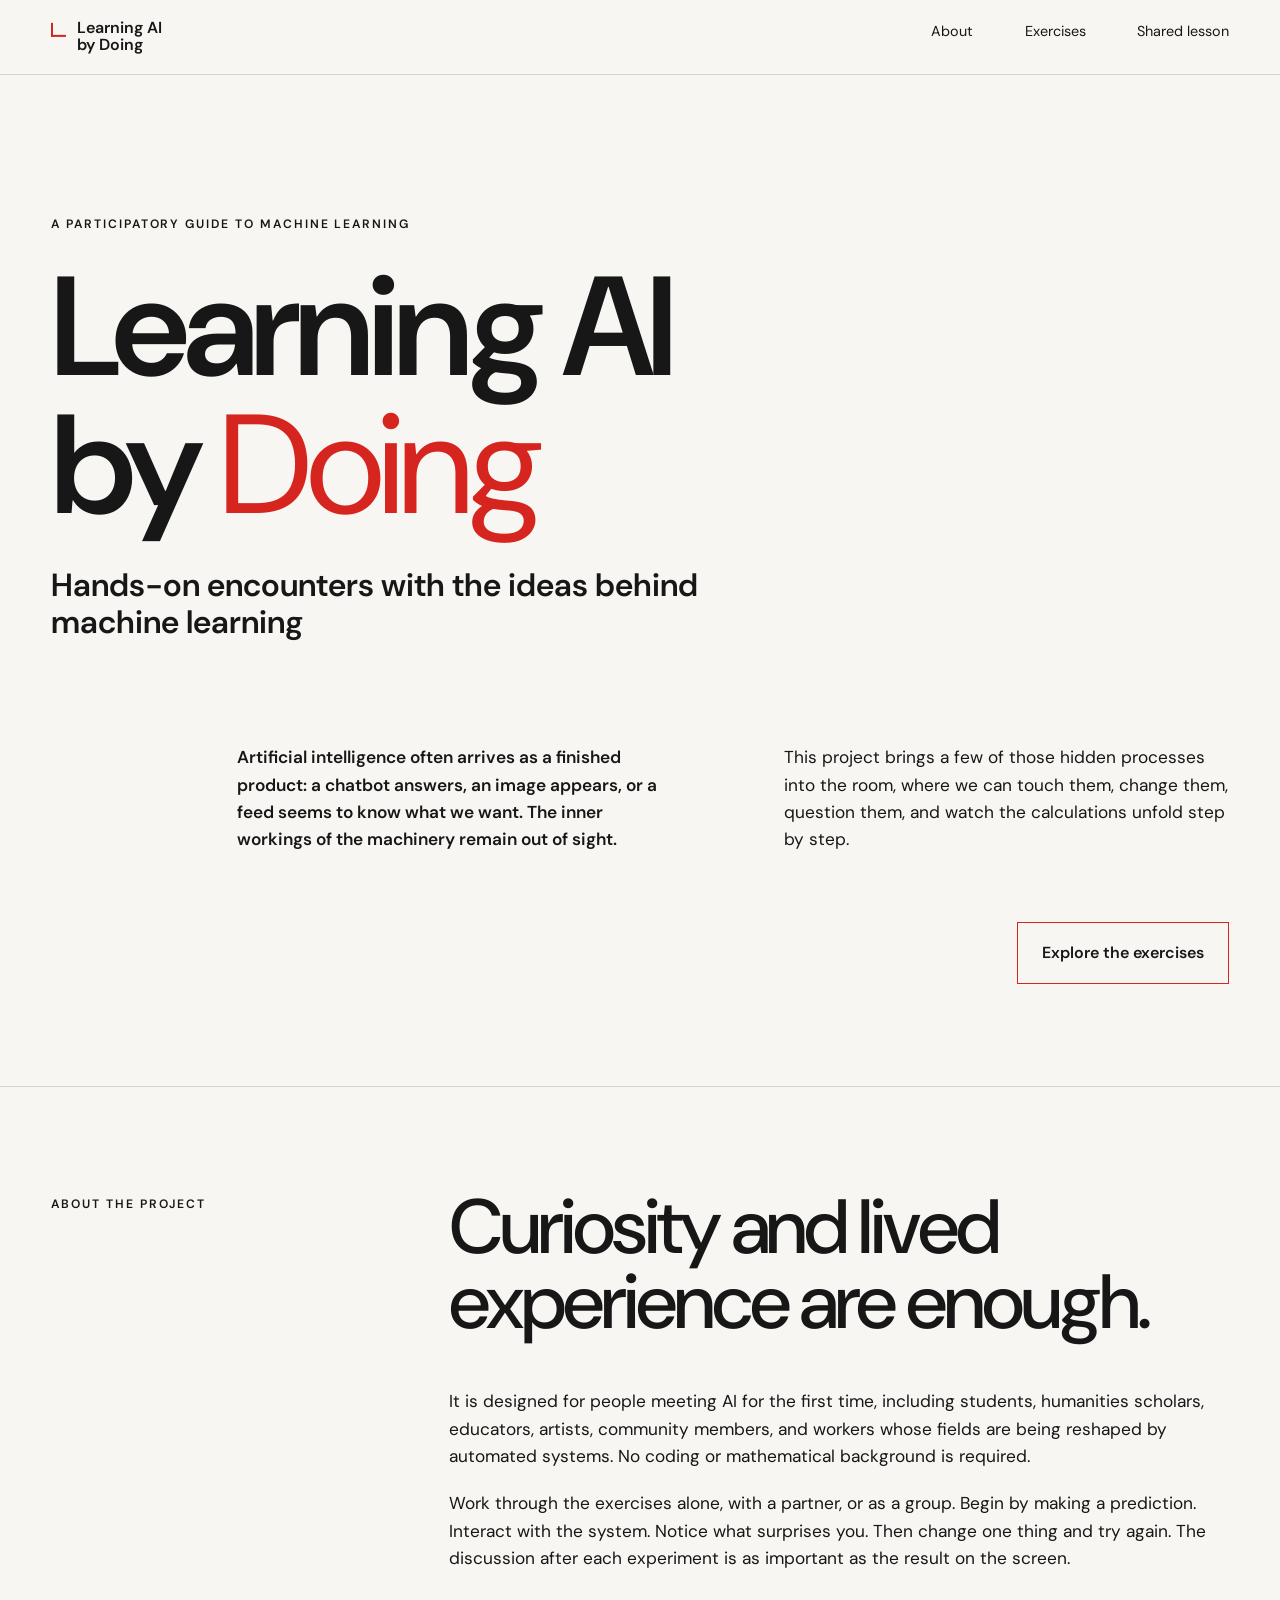
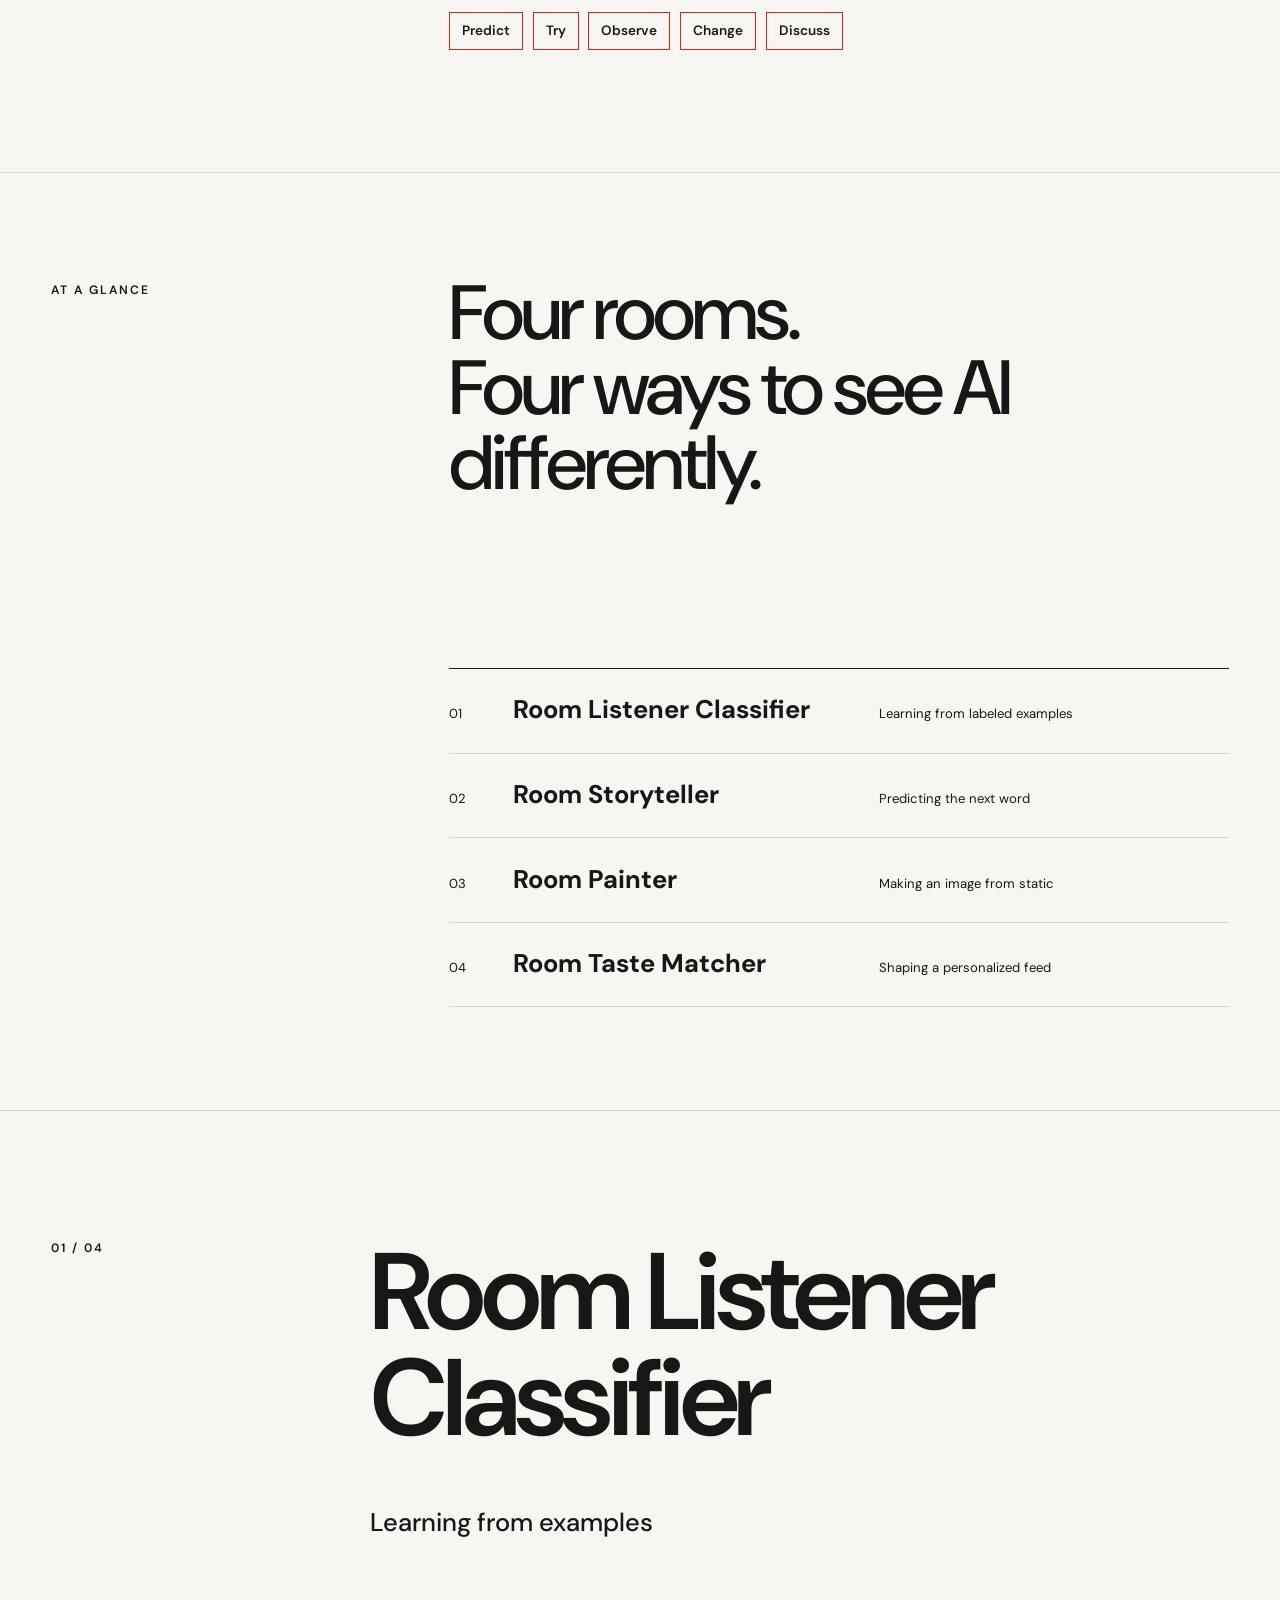
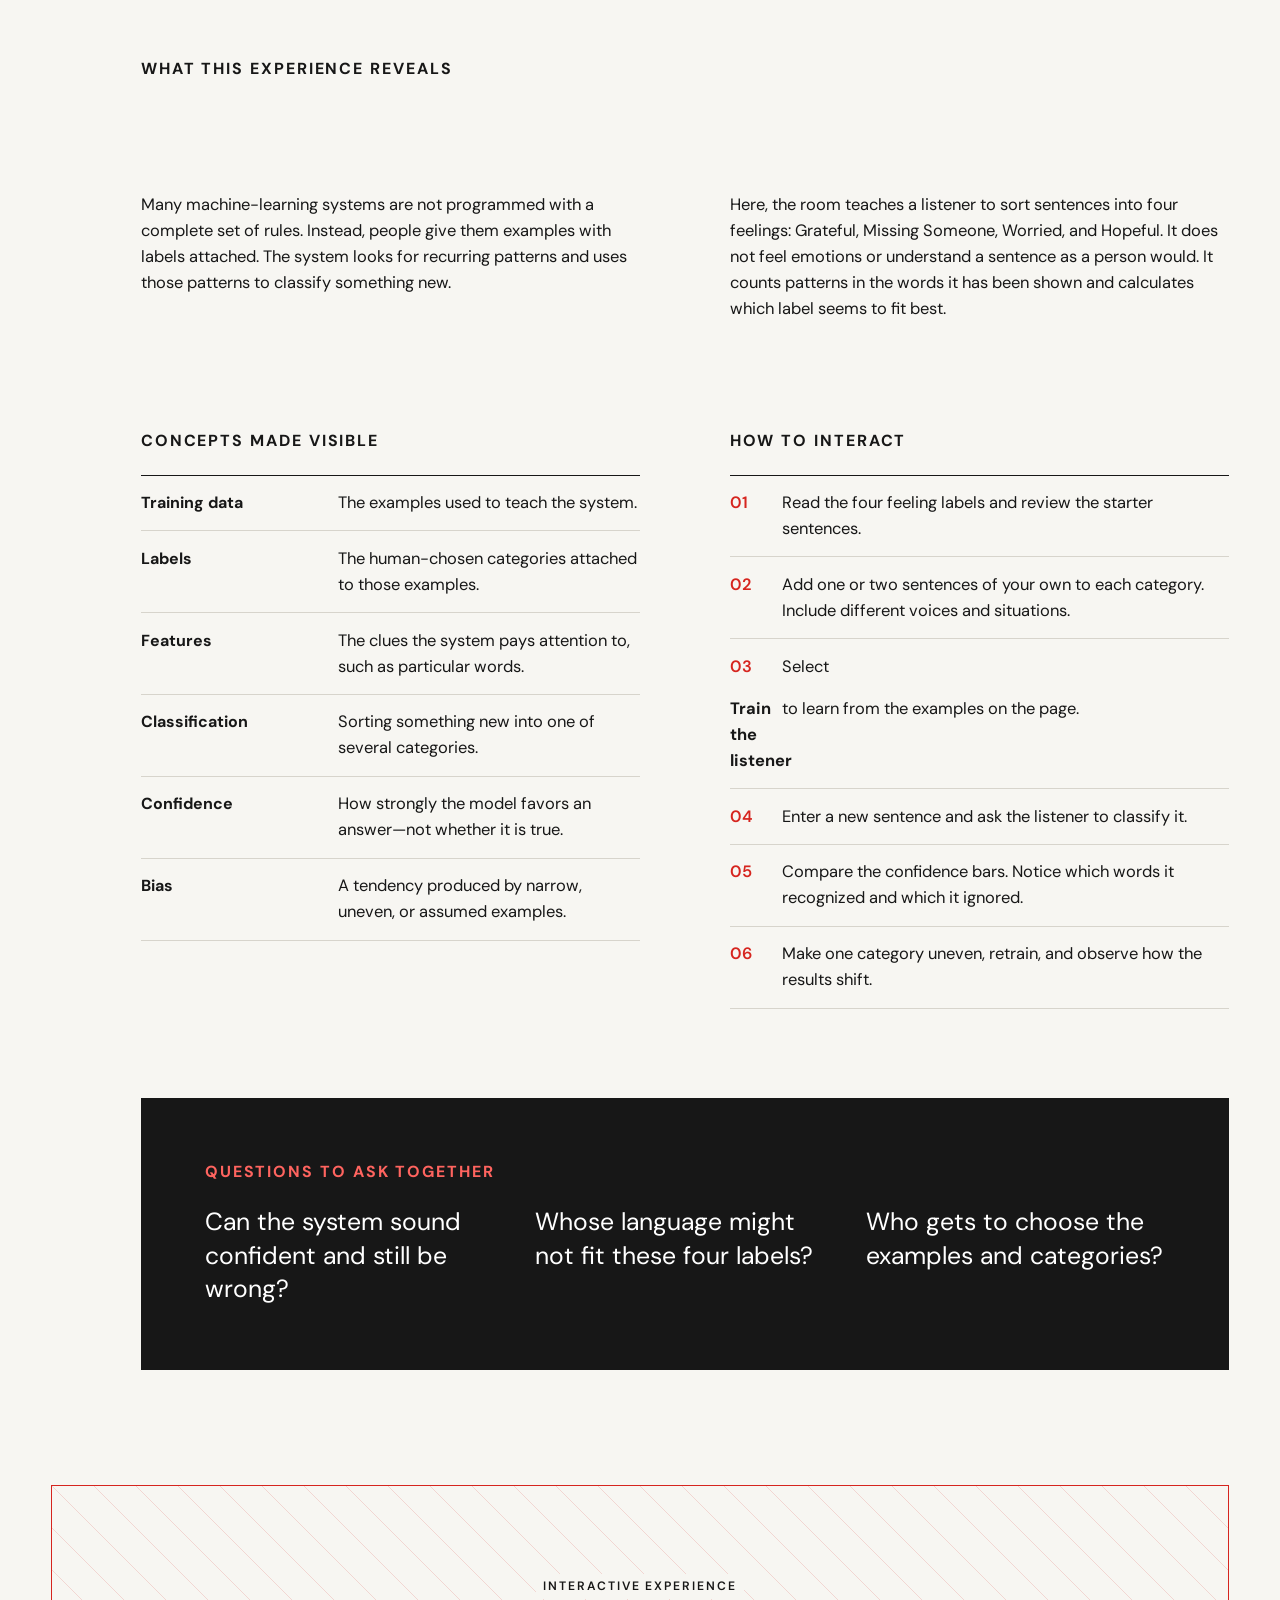
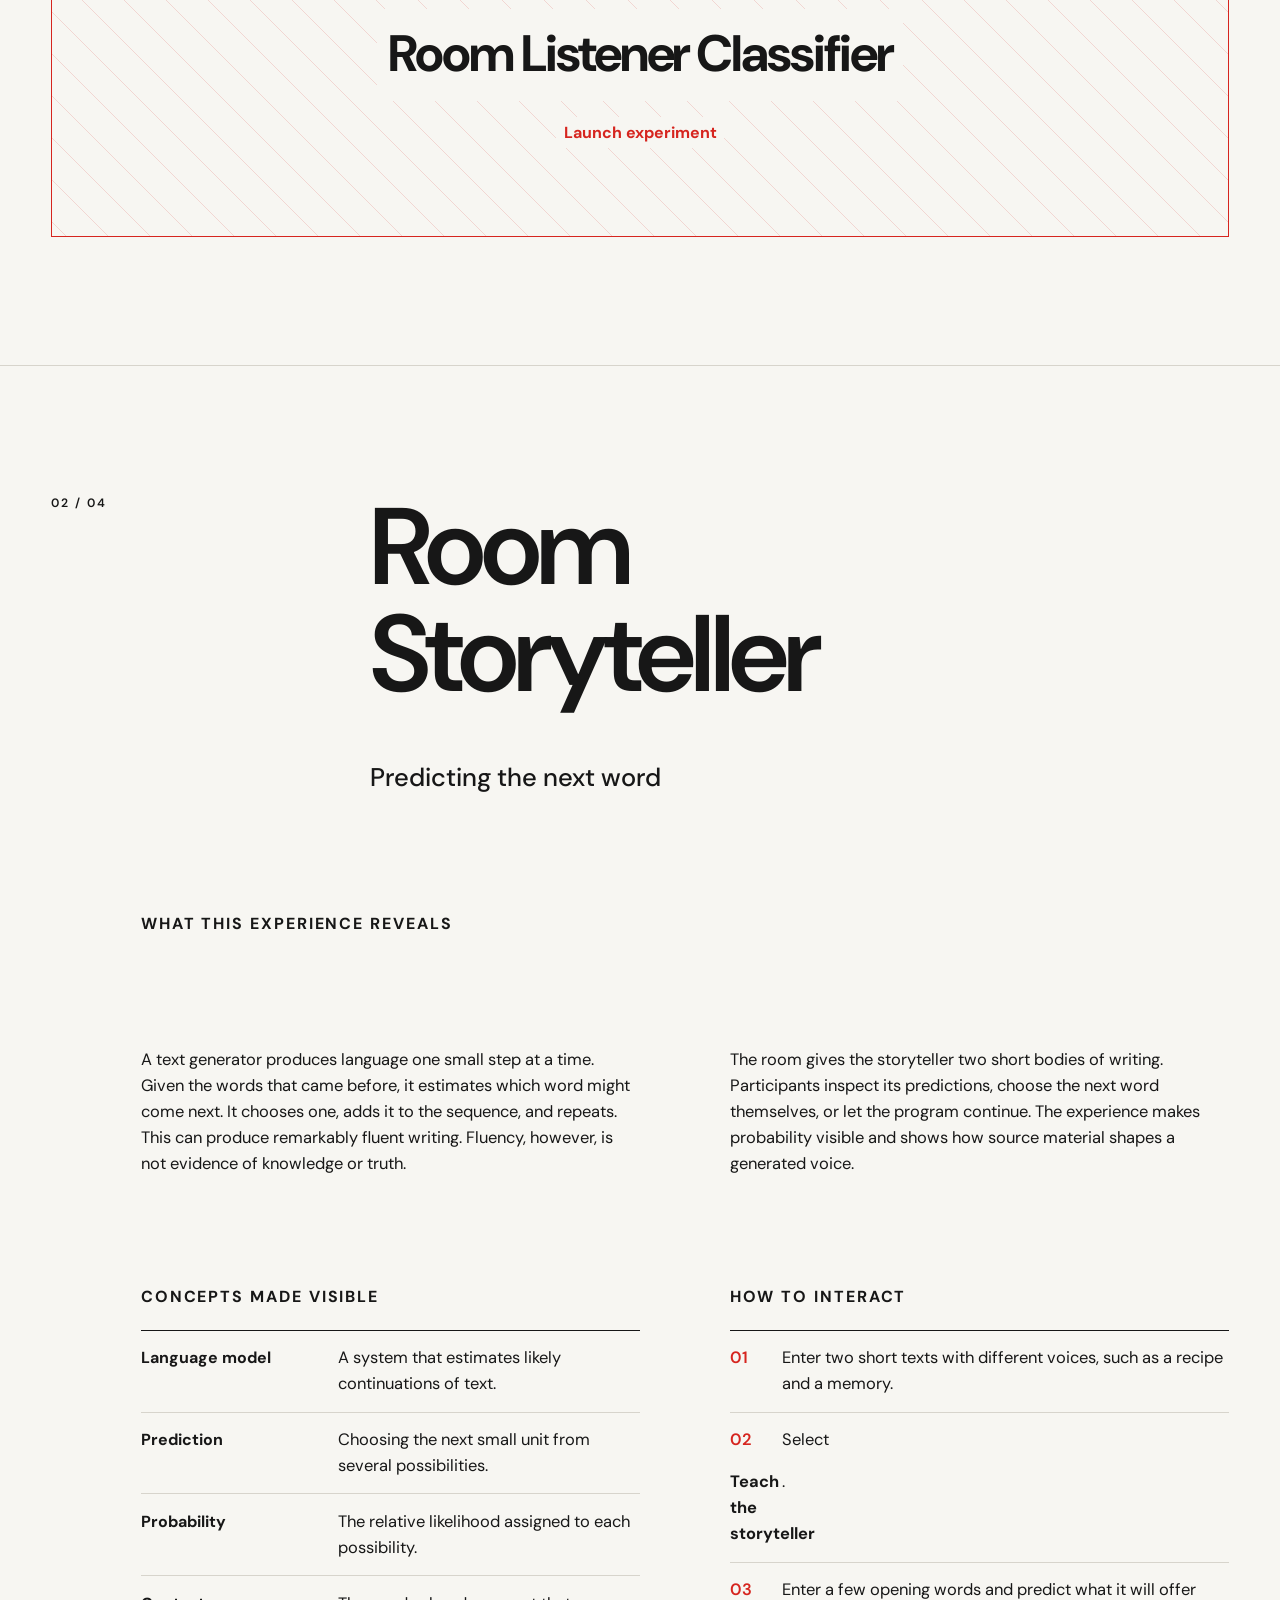
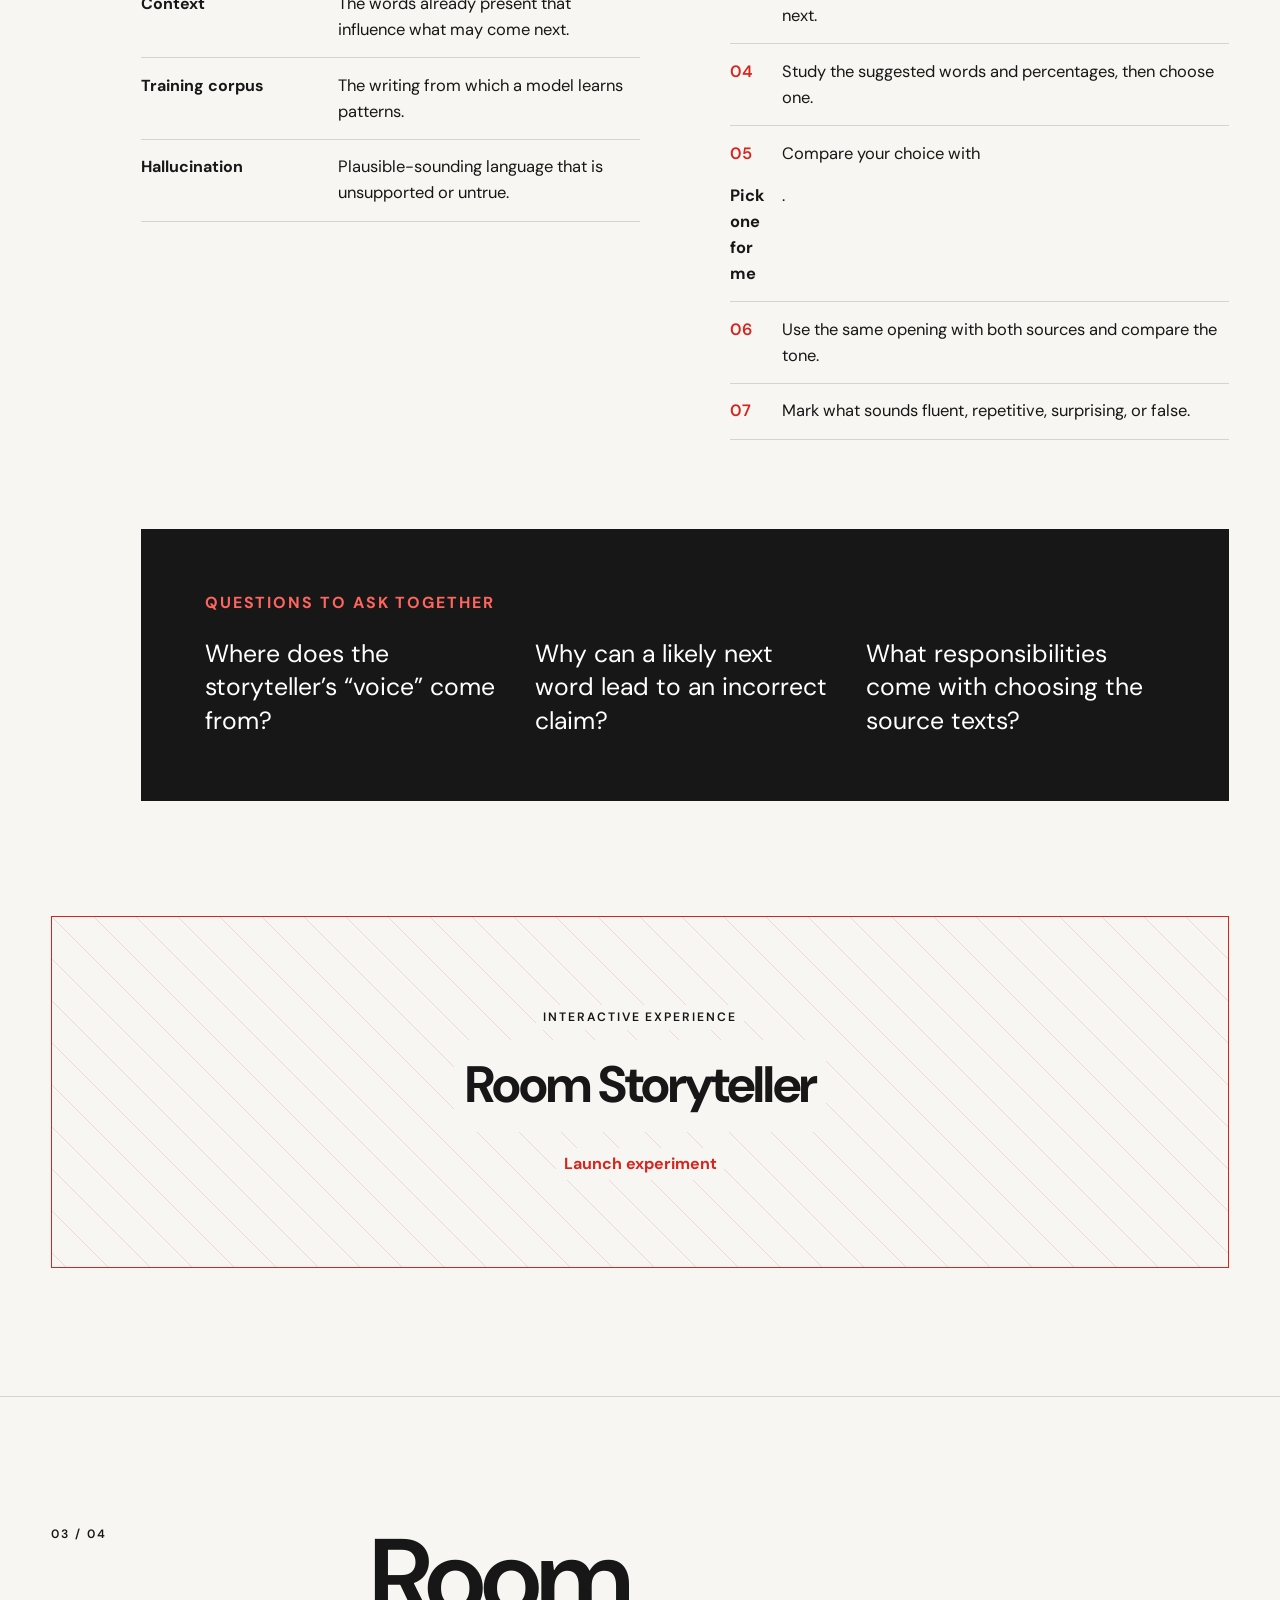
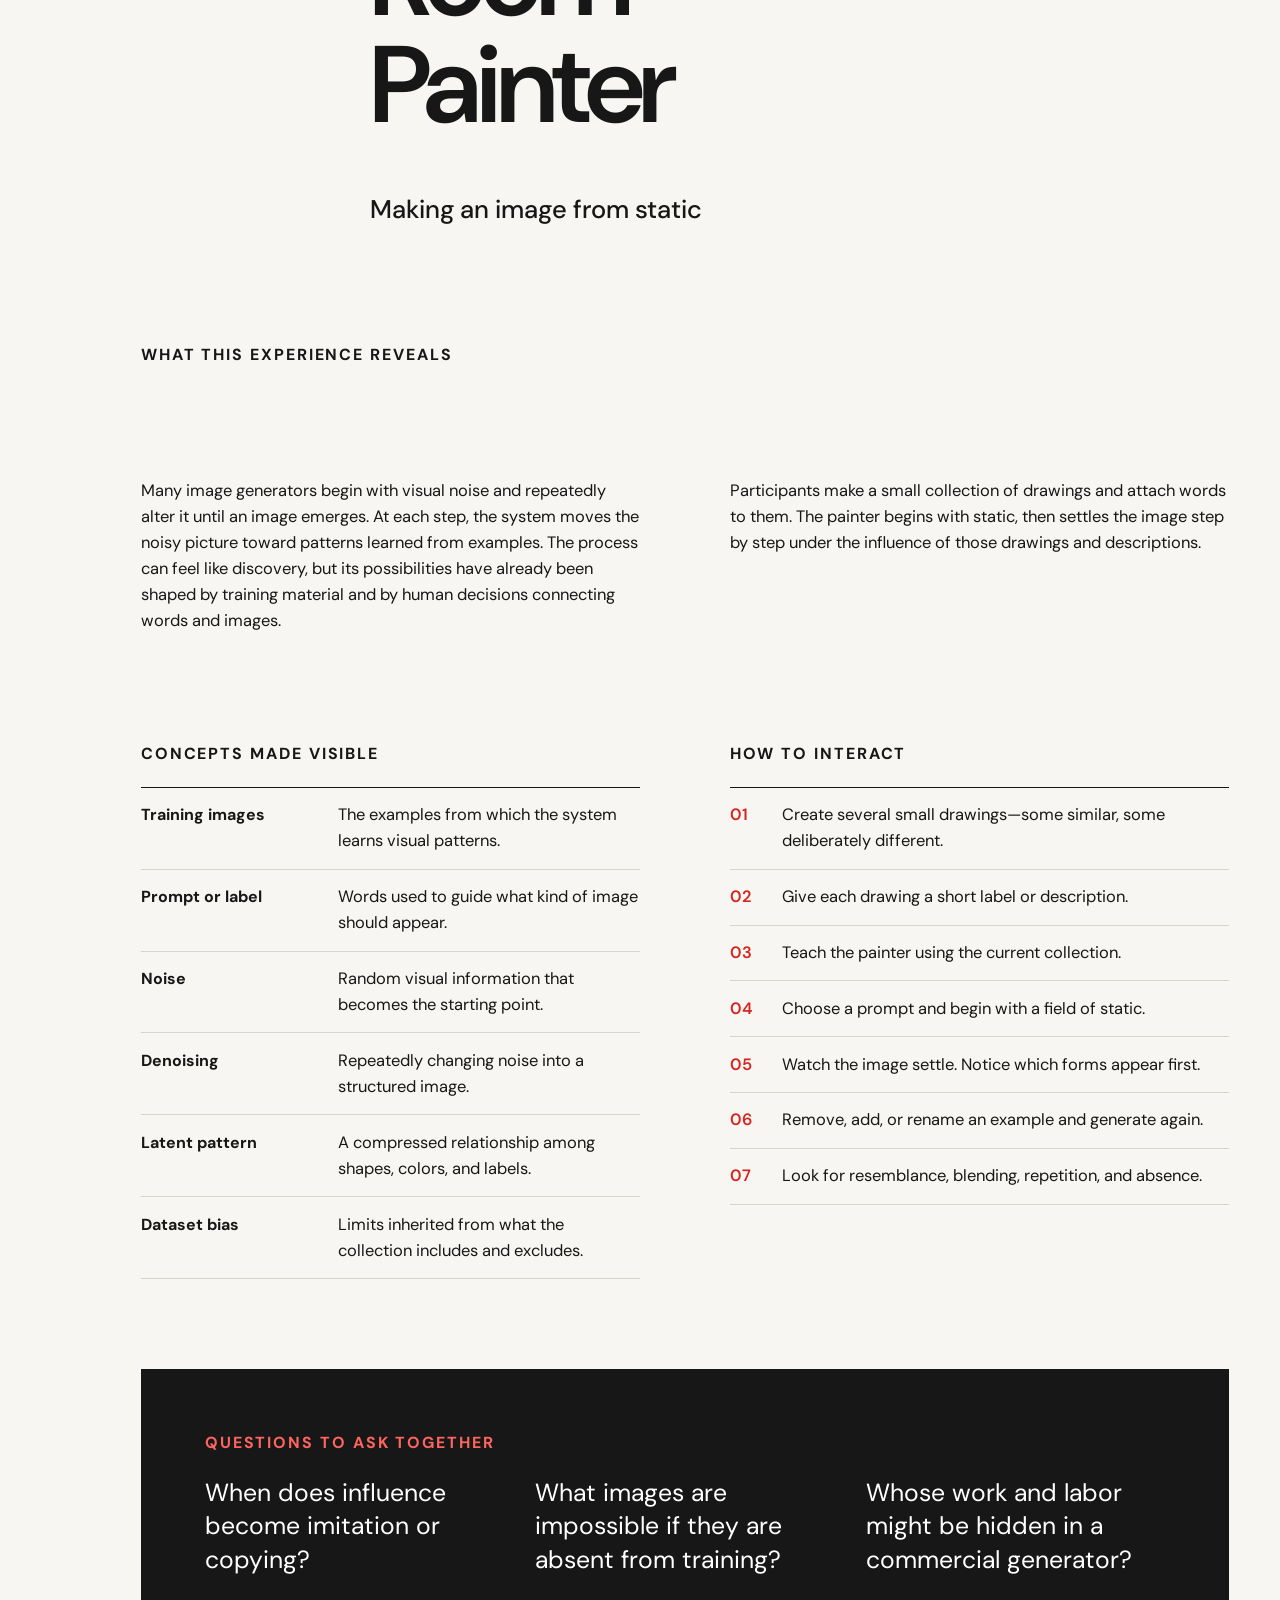
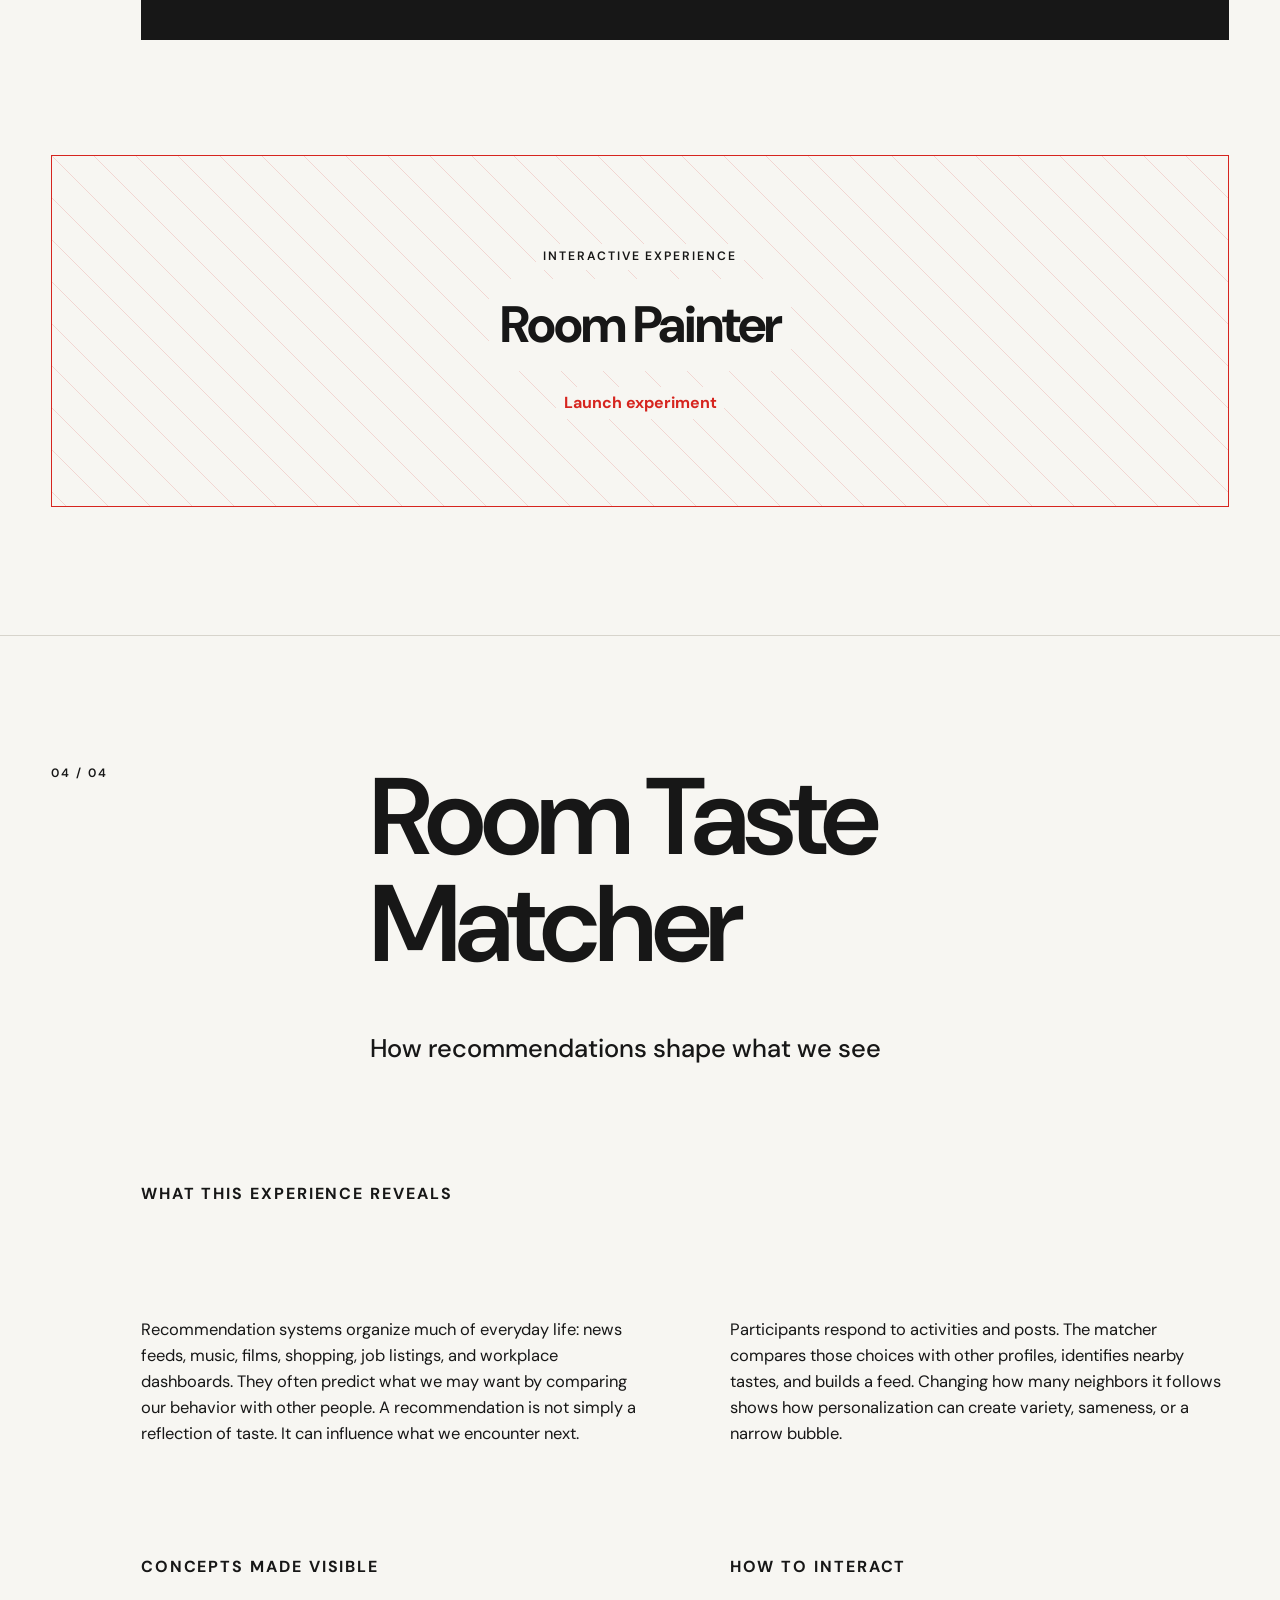
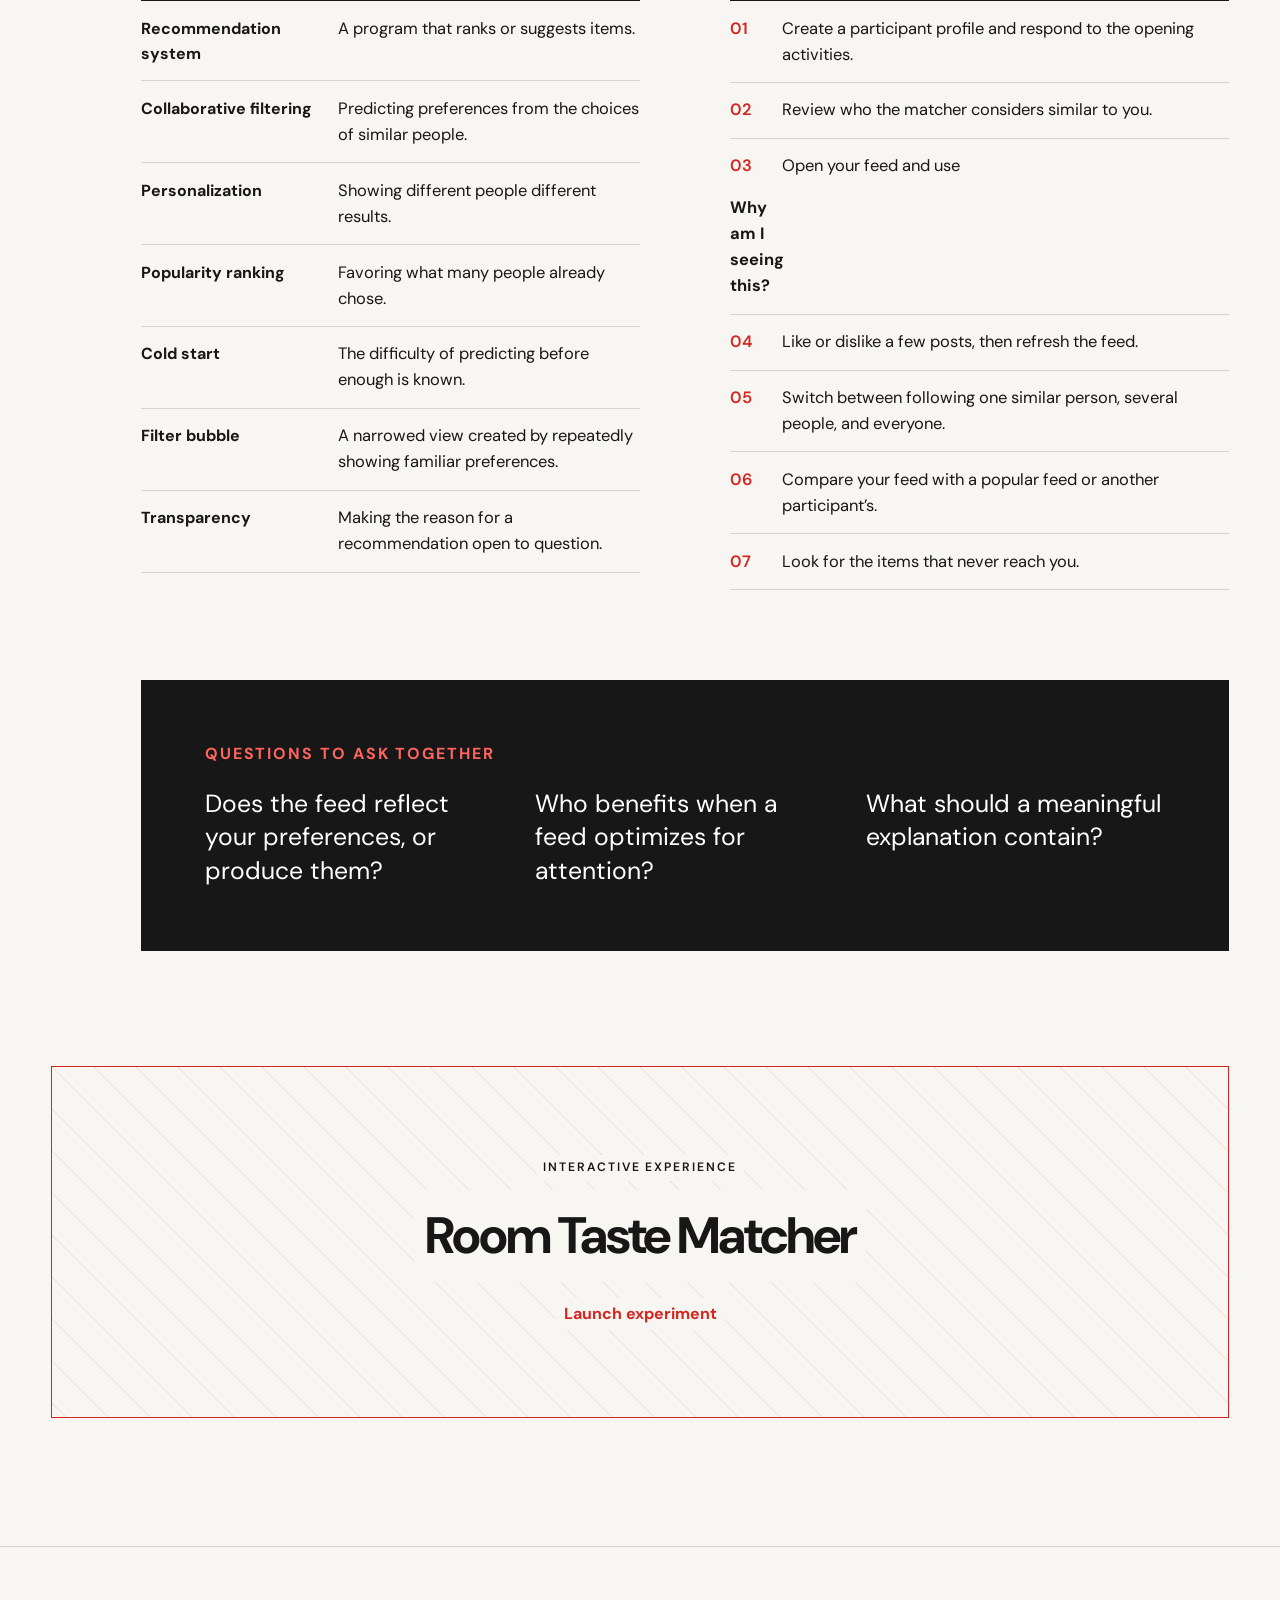
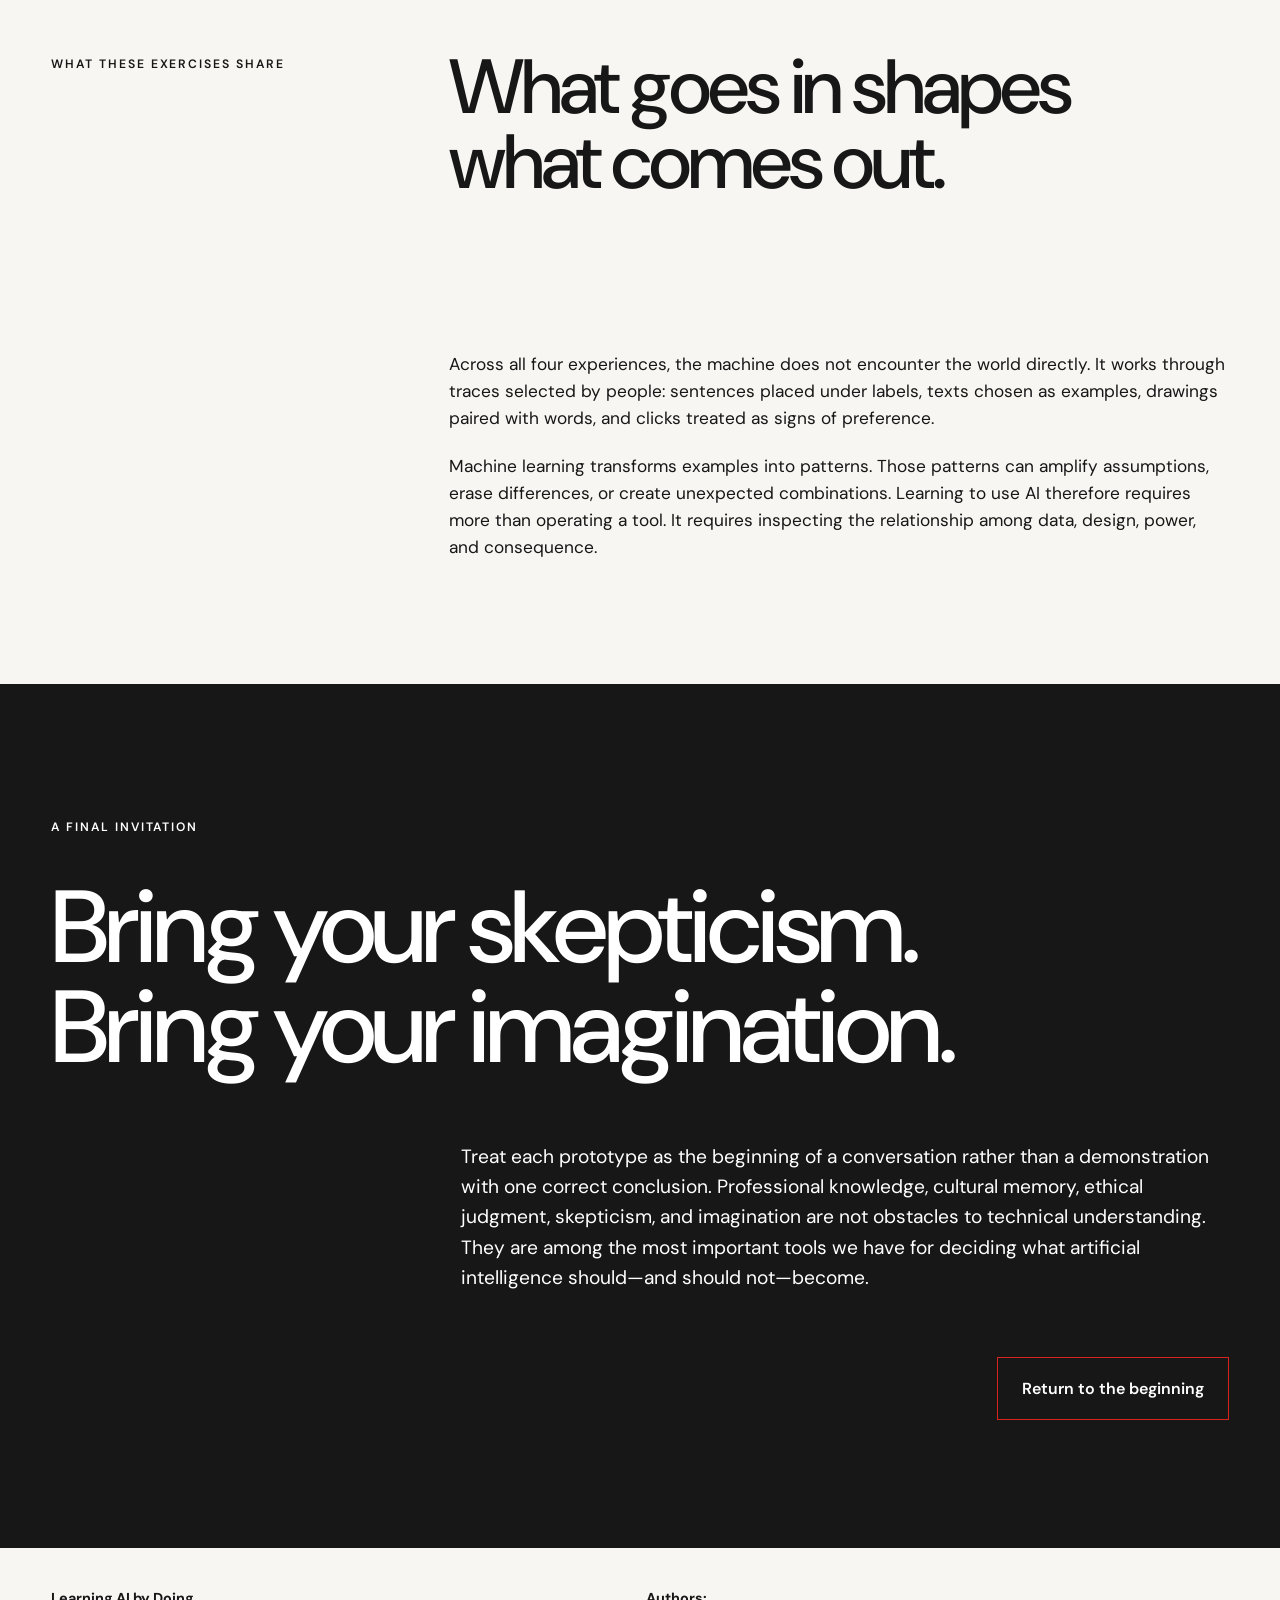
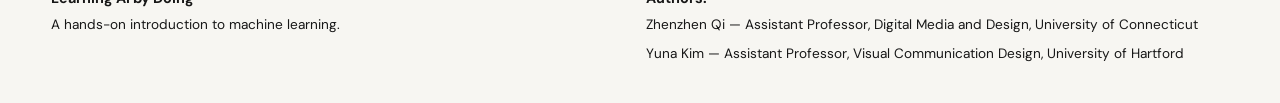
<file: index.html>
<!doctype html>
<html lang="en">
<head>
  <meta charset="utf-8">
  <meta name="viewport" content="width=device-width, initial-scale=1">
  <meta name="description" content="Four hands-on encounters with the ideas behind machine learning.">
  <meta name="theme-color" content="#f7f6f2">
  <title>Learning AI by Doing</title>
  <link rel="preconnect" href="https://fonts.googleapis.com">
  <link rel="preconnect" href="https://fonts.gstatic.com" crossorigin>
  <link href="https://fonts.googleapis.com/css2?family=DM+Sans:wght@400;500;600;700&display=swap" rel="stylesheet">
  <link rel="stylesheet" href="styles.css">
</head>
<body>
  <a class="skip-link" href="#main">Skip to content</a>

  <header class="site-header">
    <a class="wordmark" href="#top" aria-label="Learning AI by Doing, home">
      <span class="wordmark-mark" aria-hidden="true"></span>
      <span>Learning AI<br>by Doing</span>
    </a>
    <nav class="desktop-nav" aria-label="Primary navigation">
      <a href="#about">About</a>
      <a href="#exercises">Exercises</a>
      <a href="#shared-lesson">Shared lesson</a>
    </nav>
    <button class="menu-button" type="button" aria-expanded="false" aria-controls="mobile-nav">Menu</button>
    <nav class="mobile-nav" id="mobile-nav" aria-label="Mobile navigation" hidden>
      <a href="#about">About</a>
      <a href="#exercises">Exercises</a>
      <a href="#shared-lesson">Shared lesson</a>
    </nav>
  </header>

  <main id="main">
    <section class="hero" id="top" aria-labelledby="page-title">
      <div class="hero-kicker">A participatory guide to machine learning</div>
      <h1 id="page-title">Learning AI<br>by <em>Doing</em></h1>
      <p class="hero-subtitle">Hands-on encounters with the ideas behind machine learning</p>
      <div class="hero-grid">
        <p class="hero-intro">Artificial intelligence often arrives as a finished product: a chatbot answers, an image appears, or a feed seems to know what we want. The inner workings of the machinery remain out of sight.</p>
        <p>This project brings a few of those hidden processes into the room, where we can touch them, change them, question them, and watch the calculations unfold step by step.</p>
      </div>
      <a class="outline-link" href="#exercises">Explore the exercises</a>
    </section>

    <section class="intro-section" id="about" aria-labelledby="about-title">
      <div class="section-label">About the project</div>
      <div class="intro-copy">
        <h2 id="about-title">Curiosity and lived experience are enough.</h2>
        <p>It is designed for people meeting AI for the first time, including students, humanities scholars, educators, artists, community members, and workers whose fields are being reshaped by automated systems. No coding or mathematical background is required.</p>
        <p>Work through the exercises alone, with a partner, or as a group. Begin by making a prediction. Interact with the system. Notice what surprises you. Then change one thing and try again. The discussion after each experiment is as important as the result on the screen.</p>
        <p class="rhythm"><span>Predict</span><span>Try</span><span>Observe</span><span>Change</span><span>Discuss</span></p>
      </div>
    </section>

    <section class="overview" id="exercises" aria-labelledby="overview-title">
      <div class="section-label">At a glance</div>
      <h2 id="overview-title">Four rooms.<br>Four ways to see AI differently.</h2>
      <ol class="exercise-index">
        <li><a href="#listener"><span>01</span><strong>Room Listener Classifier</strong><small>Learning from labeled examples</small></a></li>
        <li><a href="#storyteller"><span>02</span><strong>Room Storyteller</strong><small>Predicting the next word</small></a></li>
        <li><a href="#painter"><span>03</span><strong>Room Painter</strong><small>Making an image from static</small></a></li>
        <li><a href="#matcher"><span>04</span><strong>Room Taste Matcher</strong><small>Shaping a personalized feed</small></a></li>
      </ol>
    </section>

    <article class="exercise" id="listener">
      <header class="exercise-header">
        <div class="exercise-number">01 / 04</div>
        <h2>Room Listener<br>Classifier</h2>
        <p class="exercise-tagline">Learning from examples</p>
      </header>
      <div class="exercise-body">
        <section>
          <h3>What this experience reveals</h3>
          <p>Many machine-learning systems are not programmed with a complete set of rules. Instead, people give them examples with labels attached. The system looks for recurring patterns and uses those patterns to classify something new.</p>
          <p>Here, the room teaches a listener to sort sentences into four feelings: Grateful, Missing Someone, Worried, and Hopeful. It does not feel emotions or understand a sentence as a person would. It counts patterns in the words it has been shown and calculates which label seems to fit best.</p>
        </section>
        <section class="concepts">
          <h3>Concepts made visible</h3>
          <dl>
            <div><dt>Training data</dt><dd>The examples used to teach the system.</dd></div>
            <div><dt>Labels</dt><dd>The human-chosen categories attached to those examples.</dd></div>
            <div><dt>Features</dt><dd>The clues the system pays attention to, such as particular words.</dd></div>
            <div><dt>Classification</dt><dd>Sorting something new into one of several categories.</dd></div>
            <div><dt>Confidence</dt><dd>How strongly the model favors an answer—not whether it is true.</dd></div>
            <div><dt>Bias</dt><dd>A tendency produced by narrow, uneven, or assumed examples.</dd></div>
          </dl>
        </section>
        <section class="instructions">
          <h3>How to interact</h3>
          <ol>
            <li>Read the four feeling labels and review the starter sentences.</li>
            <li>Add one or two sentences of your own to each category. Include different voices and situations.</li>
            <li>Select <strong>Train the listener</strong> to learn from the examples on the page.</li>
            <li>Enter a new sentence and ask the listener to classify it.</li>
            <li>Compare the confidence bars. Notice which words it recognized and which it ignored.</li>
            <li>Make one category uneven, retrain, and observe how the results shift.</li>
          </ol>
        </section>
        <aside class="questions">
          <h3>Questions to ask together</h3>
          <ul>
            <li>Can the system sound confident and still be wrong?</li>
            <li>Whose language might not fit these four labels?</li>
            <li>Who gets to choose the examples and categories?</li>
          </ul>
        </aside>
      </div>
      <button class="embed-slot" type="button" data-experience="listener" data-src="experiments/room-listener-classifier.html" aria-expanded="false" aria-controls="listener-experiment">
        <span>Interactive experience</span>
        <strong>Room Listener Classifier</strong>
        <span class="launch-message">Launch experiment</span>
      </button>
      <div class="experiment-frame" id="listener-experiment" hidden></div>
    </article>

    <article class="exercise" id="storyteller">
      <header class="exercise-header">
        <div class="exercise-number">02 / 04</div>
        <h2>Room<br>Storyteller</h2>
        <p class="exercise-tagline">Predicting the next word</p>
      </header>
      <div class="exercise-body">
        <section>
          <h3>What this experience reveals</h3>
          <p>A text generator produces language one small step at a time. Given the words that came before, it estimates which word might come next. It chooses one, adds it to the sequence, and repeats. This can produce remarkably fluent writing. Fluency, however, is not evidence of knowledge or truth.</p>
          <p>The room gives the storyteller two short bodies of writing. Participants inspect its predictions, choose the next word themselves, or let the program continue. The experience makes probability visible and shows how source material shapes a generated voice.</p>
        </section>
        <section class="concepts">
          <h3>Concepts made visible</h3>
          <dl>
            <div><dt>Language model</dt><dd>A system that estimates likely continuations of text.</dd></div>
            <div><dt>Prediction</dt><dd>Choosing the next small unit from several possibilities.</dd></div>
            <div><dt>Probability</dt><dd>The relative likelihood assigned to each possibility.</dd></div>
            <div><dt>Context</dt><dd>The words already present that influence what may come next.</dd></div>
            <div><dt>Training corpus</dt><dd>The writing from which a model learns patterns.</dd></div>
            <div><dt>Hallucination</dt><dd>Plausible-sounding language that is unsupported or untrue.</dd></div>
          </dl>
        </section>
        <section class="instructions">
          <h3>How to interact</h3>
          <ol>
            <li>Enter two short texts with different voices, such as a recipe and a memory.</li>
            <li>Select <strong>Teach the storyteller</strong>.</li>
            <li>Enter a few opening words and predict what it will offer next.</li>
            <li>Study the suggested words and percentages, then choose one.</li>
            <li>Compare your choice with <strong>Pick one for me</strong>.</li>
            <li>Use the same opening with both sources and compare the tone.</li>
            <li>Mark what sounds fluent, repetitive, surprising, or false.</li>
          </ol>
        </section>
        <aside class="questions">
          <h3>Questions to ask together</h3>
          <ul>
            <li>Where does the storyteller’s “voice” come from?</li>
            <li>Why can a likely next word lead to an incorrect claim?</li>
            <li>What responsibilities come with choosing the source texts?</li>
          </ul>
        </aside>
      </div>
      <button class="embed-slot" type="button" data-experience="storyteller" data-src="experiments/room-storyteller.html" aria-expanded="false" aria-controls="storyteller-experiment">
        <span>Interactive experience</span>
        <strong>Room Storyteller</strong>
        <span class="launch-message">Launch experiment</span>
      </button>
      <div class="experiment-frame" id="storyteller-experiment" hidden></div>
    </article>

    <article class="exercise" id="painter">
      <header class="exercise-header">
        <div class="exercise-number">03 / 04</div>
        <h2>Room<br>Painter</h2>
        <p class="exercise-tagline">Making an image from static</p>
      </header>
      <div class="exercise-body">
        <section>
          <h3>What this experience reveals</h3>
          <p>Many image generators begin with visual noise and repeatedly alter it until an image emerges. At each step, the system moves the noisy picture toward patterns learned from examples. The process can feel like discovery, but its possibilities have already been shaped by training material and by human decisions connecting words and images.</p>
          <p>Participants make a small collection of drawings and attach words to them. The painter begins with static, then settles the image step by step under the influence of those drawings and descriptions.</p>
        </section>
        <section class="concepts">
          <h3>Concepts made visible</h3>
          <dl>
            <div><dt>Training images</dt><dd>The examples from which the system learns visual patterns.</dd></div>
            <div><dt>Prompt or label</dt><dd>Words used to guide what kind of image should appear.</dd></div>
            <div><dt>Noise</dt><dd>Random visual information that becomes the starting point.</dd></div>
            <div><dt>Denoising</dt><dd>Repeatedly changing noise into a structured image.</dd></div>
            <div><dt>Latent pattern</dt><dd>A compressed relationship among shapes, colors, and labels.</dd></div>
            <div><dt>Dataset bias</dt><dd>Limits inherited from what the collection includes and excludes.</dd></div>
          </dl>
        </section>
        <section class="instructions">
          <h3>How to interact</h3>
          <ol>
            <li>Create several small drawings—some similar, some deliberately different.</li>
            <li>Give each drawing a short label or description.</li>
            <li>Teach the painter using the current collection.</li>
            <li>Choose a prompt and begin with a field of static.</li>
            <li>Watch the image settle. Notice which forms appear first.</li>
            <li>Remove, add, or rename an example and generate again.</li>
            <li>Look for resemblance, blending, repetition, and absence.</li>
          </ol>
        </section>
        <aside class="questions">
          <h3>Questions to ask together</h3>
          <ul>
            <li>When does influence become imitation or copying?</li>
            <li>What images are impossible if they are absent from training?</li>
            <li>Whose work and labor might be hidden in a commercial generator?</li>
          </ul>
        </aside>
      </div>
      <button class="embed-slot" type="button" data-experience="painter" data-src="experiments/room-painter.html" aria-expanded="false" aria-controls="painter-experiment">
        <span>Interactive experience</span>
        <strong>Room Painter</strong>
        <span class="launch-message">Launch experiment</span>
      </button>
      <div class="experiment-frame" id="painter-experiment" hidden></div>
    </article>

    <article class="exercise" id="matcher">
      <header class="exercise-header">
        <div class="exercise-number">04 / 04</div>
        <h2>Room Taste<br>Matcher</h2>
        <p class="exercise-tagline">How recommendations shape what we see</p>
      </header>
      <div class="exercise-body">
        <section>
          <h3>What this experience reveals</h3>
          <p>Recommendation systems organize much of everyday life: news feeds, music, films, shopping, job listings, and workplace dashboards. They often predict what we may want by comparing our behavior with other people. A recommendation is not simply a reflection of taste. It can influence what we encounter next.</p>
          <p>Participants respond to activities and posts. The matcher compares those choices with other profiles, identifies nearby tastes, and builds a feed. Changing how many neighbors it follows shows how personalization can create variety, sameness, or a narrow bubble.</p>
        </section>
        <section class="concepts">
          <h3>Concepts made visible</h3>
          <dl>
            <div><dt>Recommendation system</dt><dd>A program that ranks or suggests items.</dd></div>
            <div><dt>Collaborative filtering</dt><dd>Predicting preferences from the choices of similar people.</dd></div>
            <div><dt>Personalization</dt><dd>Showing different people different results.</dd></div>
            <div><dt>Popularity ranking</dt><dd>Favoring what many people already chose.</dd></div>
            <div><dt>Cold start</dt><dd>The difficulty of predicting before enough is known.</dd></div>
            <div><dt>Filter bubble</dt><dd>A narrowed view created by repeatedly showing familiar preferences.</dd></div>
            <div><dt>Transparency</dt><dd>Making the reason for a recommendation open to question.</dd></div>
          </dl>
        </section>
        <section class="instructions">
          <h3>How to interact</h3>
          <ol>
            <li>Create a participant profile and respond to the opening activities.</li>
            <li>Review who the matcher considers similar to you.</li>
            <li>Open your feed and use <strong>Why am I seeing this?</strong></li>
            <li>Like or dislike a few posts, then refresh the feed.</li>
            <li>Switch between following one similar person, several people, and everyone.</li>
            <li>Compare your feed with a popular feed or another participant’s.</li>
            <li>Look for the items that never reach you.</li>
          </ol>
        </section>
        <aside class="questions">
          <h3>Questions to ask together</h3>
          <ul>
            <li>Does the feed reflect your preferences, or produce them?</li>
            <li>Who benefits when a feed optimizes for attention?</li>
            <li>What should a meaningful explanation contain?</li>
          </ul>
        </aside>
      </div>
      <button class="embed-slot" type="button" data-experience="matcher" data-src="experiments/room-taste-matcher.html" aria-expanded="false" aria-controls="matcher-experiment">
        <span>Interactive experience</span>
        <strong>Room Taste Matcher</strong>
        <span class="launch-message">Launch experiment</span>
      </button>
      <div class="experiment-frame" id="matcher-experiment" hidden></div>
    </article>

    <section class="shared-lesson" id="shared-lesson" aria-labelledby="shared-title">
      <div class="section-label">What these exercises share</div>
      <h2 id="shared-title">What goes in shapes what comes out.</h2>
      <div class="shared-copy">
        <p>Across all four experiences, the machine does not encounter the world directly. It works through traces selected by people: sentences placed under labels, texts chosen as examples, drawings paired with words, and clicks treated as signs of preference.</p>
        <p>Machine learning transforms examples into patterns. Those patterns can amplify assumptions, erase differences, or create unexpected combinations. Learning to use AI therefore requires more than operating a tool. It requires inspecting the relationship among data, design, power, and consequence.</p>
      </div>
    </section>

    <section class="invitation" aria-labelledby="invitation-title">
      <div class="section-label">A final invitation</div>
      <h2 id="invitation-title">Bring your skepticism.<br>Bring your imagination.</h2>
      <p>Treat each prototype as the beginning of a conversation rather than a demonstration with one correct conclusion. Professional knowledge, cultural memory, ethical judgment, skepticism, and imagination are not obstacles to technical understanding. They are among the most important tools we have for deciding what artificial intelligence should—and should not—become.</p>
      <a class="outline-link light" href="#top">Return to the beginning</a>
    </section>
  </main>

  <footer>
    <div class="footer-project">
      <strong>Learning AI by Doing</strong>
      <p>A hands-on introduction to machine learning.</p>
    </div>
    <div class="footer-authors">
      <strong>Authors:</strong>
      <p>Zhenzhen Qi — Assistant Professor, Digital Media and Design, University of Connecticut</p>
      <p>Yuna Kim — Assistant Professor, Visual Communication Design, University of Hartford</p>
    </div>
  </footer>

  <script src="script.js"></script>
</body>
</html>
</file>
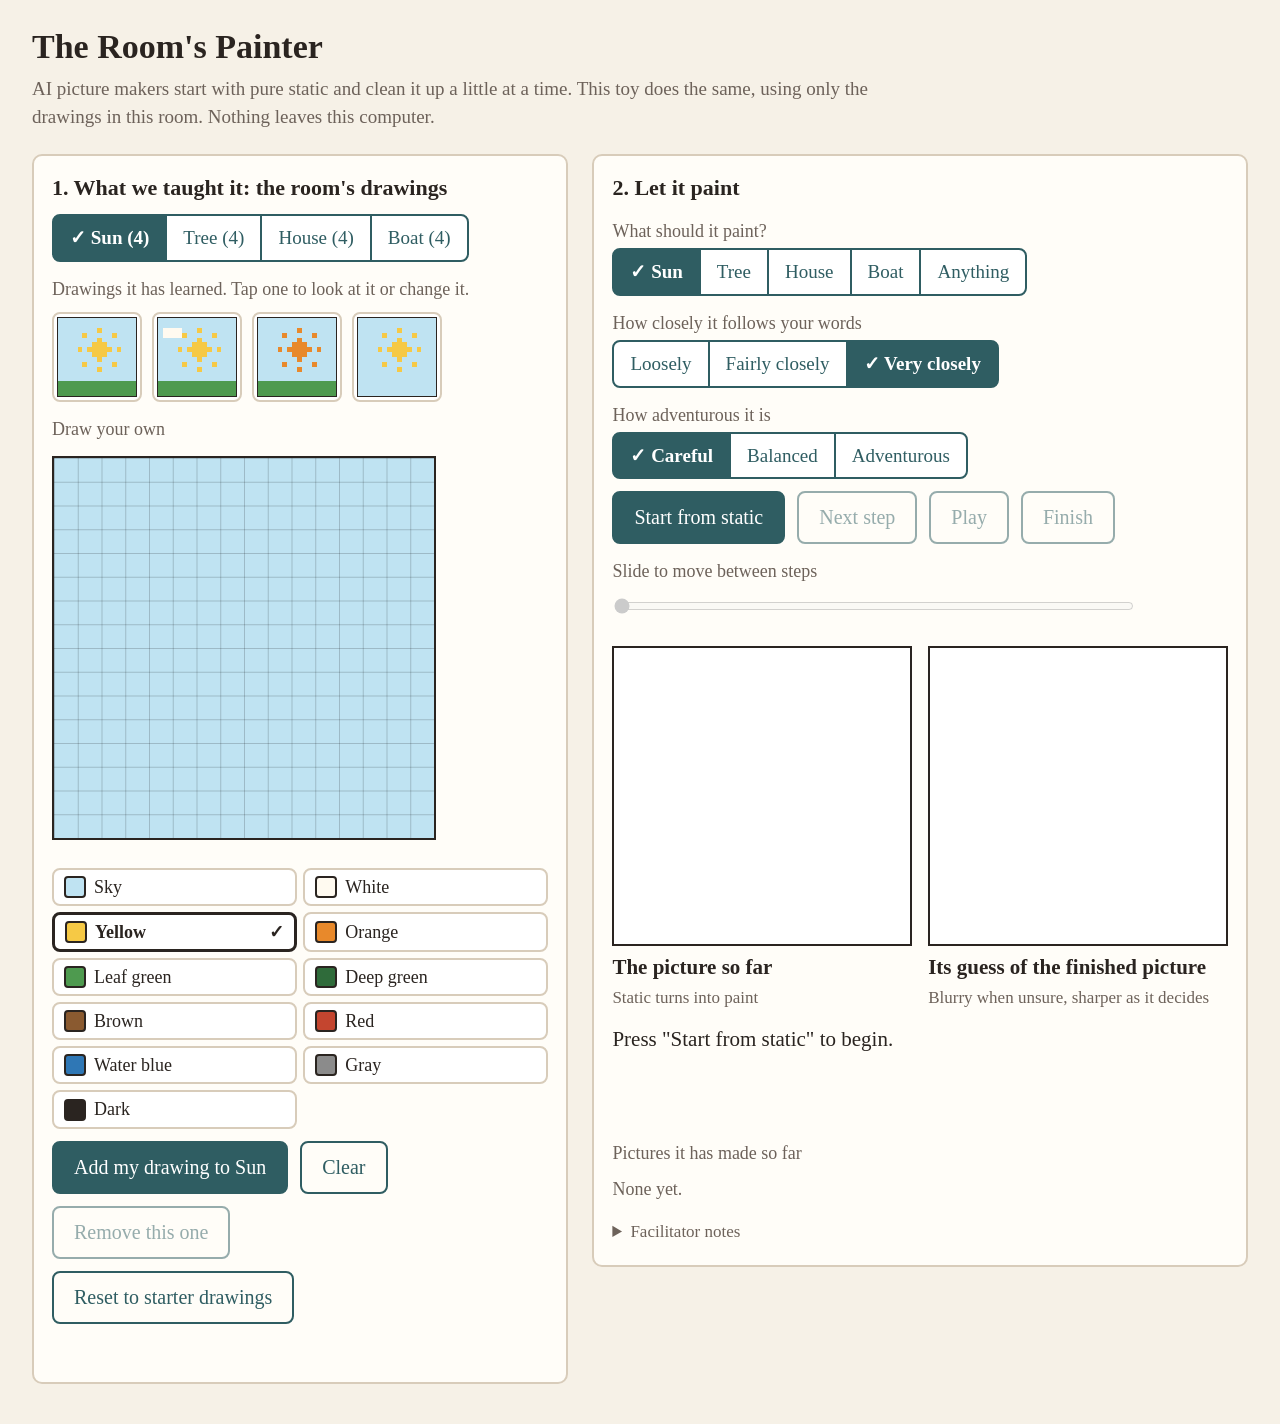
<file: experiments/room-painter.html>
<!doctype html>
<html lang="en">
<head>
<meta charset="utf-8">
<meta name="viewport" content="width=device-width, initial-scale=1">
<title>The Room's Painter</title>
<style>
  :root {
    --bg: #f6f1e7; --card: #fffdf8; --ink: #2a2420; --muted: #6d625a;
    --line: #d8ccba; --accent: #2f5d62; --accent-ink: #ffffff; --warn: #8c4a4a;
  }
  * { box-sizing: border-box; }
  body { margin: 0; background: var(--bg); color: var(--ink);
    font-family: Georgia, "Iowan Old Style", "Times New Roman", serif; font-size: 20px; line-height: 1.45; }
  header.top { padding: 22px 32px 6px; }
  h1 { margin: 0; font-size: 34px; font-weight: 600; }
  .sub { margin: 4px 0 0; color: var(--muted); font-size: 19px; max-width: 900px; }
  main { display: grid; grid-template-columns: minmax(0, 0.9fr) minmax(0, 1.1fr); gap: 24px; padding: 18px 32px 40px; align-items: start; }
  @media (max-width: 1050px) { main { grid-template-columns: 1fr; } }
  h2 { margin: 0 0 10px; font-size: 22px; font-weight: 600; }
  .panel { background: var(--card); border: 2px solid var(--line); border-radius: 10px; padding: 16px 18px 20px; }
  .lab { font-size: 18px; color: var(--muted); margin: 14px 0 4px; }
  button { font: inherit; font-size: 20px; padding: 10px 20px; border-radius: 8px; border: 2px solid var(--accent);
    background: var(--accent); color: var(--accent-ink); cursor: pointer; }
  button.secondary { background: transparent; color: var(--accent); }
  button:disabled { opacity: 0.5; cursor: default; }
  button:focus-visible, canvas:focus-visible, input:focus-visible { outline: 3px solid #e0a52a; outline-offset: 2px; }
  .row { display: flex; gap: 12px; flex-wrap: wrap; align-items: center; margin-top: 12px; }
  .seg { display: inline-flex; flex-wrap: wrap; }
  .seg button { background: #fff; color: var(--accent); border-radius: 0; margin-left: -2px; padding: 8px 16px; font-size: 19px; }
  .seg button:first-child { border-radius: 8px 0 0 8px; margin-left: 0; }
  .seg button:last-child { border-radius: 0 8px 8px 0; }
  .seg button.on { background: var(--accent); color: var(--accent-ink); font-weight: 700; }
  .seg button.on::before { content: "\2713\00a0"; }

  .pix { image-rendering: pixelated; image-rendering: crisp-edges; display: block; background: #fff; border: 2px solid var(--ink); }
  .editorwrap { position: relative; width: 100%; max-width: 384px; margin-top: 10px; }
  .editorwrap canvas { width: 100%; aspect-ratio: 1; touch-action: none; cursor: crosshair; }
  .gridlines { position: absolute; inset: 2px; pointer-events: none;
    background-image: linear-gradient(to right, rgba(0,0,0,.18) 1px, transparent 1px), linear-gradient(to bottom, rgba(0,0,0,.18) 1px, transparent 1px);
    background-size: 6.25% 6.25%; }
  #cursor { position: absolute; width: 6.25%; height: 6.25%; border: 3px solid #e0a52a; box-shadow: 0 0 0 1px #000; display: none; pointer-events: none; }
  .editrow { display: flex; gap: 18px; flex-wrap: wrap; align-items: flex-start; }
  .palette { display: grid; grid-template-columns: repeat(2, minmax(0, 1fr)); gap: 6px; margin-top: 10px; min-width: 250px; flex: 1; }
  .palette button { display: flex; align-items: center; gap: 8px; padding: 4px 10px; font-size: 18px; background: #fff; color: var(--ink); border-color: var(--line); text-align: left; }
  .palette button.on { border-color: var(--ink); border-width: 3px; font-weight: 700; }
  .palette button.on::after { content: "\2713"; margin-left: auto; }
  .sw { width: 22px; height: 22px; border: 2px solid var(--ink); border-radius: 4px; flex: none; }
  .thumbs { display: flex; gap: 10px; flex-wrap: wrap; margin-top: 10px; min-height: 90px; }
  .thumbs button { padding: 3px; background: #fff; border-color: var(--line); position: relative; }
  .thumbs button.on { border-color: var(--ink); border-width: 3px; padding: 2px; }
  .thumbs button.on::after { content: "\2713"; position: absolute; right: 4px; top: 2px; background: var(--ink); color: #fff; font-size: 14px; border-radius: 4px; padding: 0 4px; }
  .thumbs canvas { width: 80px; height: 80px; border-width: 1px; }
  .empty { color: var(--muted); font-size: 18px; }
  #status, #paintStatus { font-size: 19px; color: var(--muted); min-height: 28px; margin-top: 10px; }
  .warn { color: var(--warn) !important; }

  .views { display: grid; grid-template-columns: 1fr 1fr; gap: 16px; margin-top: 16px; }
  @media (max-width: 700px) { .views { grid-template-columns: 1fr; } }
  .views figure { margin: 0; }
  .views canvas { width: 100%; aspect-ratio: 1; }
  .views figcaption { font-size: 19px; margin-top: 6px; }
  .views figcaption b { display: block; font-size: 21px; }
  .views figcaption span { color: var(--muted); font-size: 17px; }
  #stepNote { margin-top: 14px; font-size: 21px; min-height: 64px; }
  input[type=range] { width: 100%; max-width: 520px; height: 32px; accent-color: var(--accent); }
  .results { display: flex; flex-wrap: wrap; gap: 12px; margin-top: 10px; }
  .results figure { margin: 0; width: 96px; text-align: center; font-size: 16px; color: var(--muted); }
  .results canvas { width: 96px; height: 96px; }
  details { margin-top: 18px; color: var(--muted); font-size: 17px; }
  summary { cursor: pointer; }
</style>
</head>
<body>
<header class="top">
  <h1>The Room's Painter</h1>
  <p class="sub">AI picture makers start with pure static and clean it up a little at a time. This toy does the same, using only the drawings in this room. Nothing leaves this computer.</p>
</header>

<main>
  <section class="panel">
    <h2>1. What we taught it: the room's drawings</h2>
    <div class="seg" id="tabs" role="group" aria-label="Which kind of picture"></div>
    <div class="lab" id="thumbLab">Drawings it has learned. Tap one to look at it or change it.</div>
    <div class="thumbs" id="thumbs"></div>

    <div class="lab">Draw your own</div>
    <div class="editrow">
      <div class="editorwrap">
        <canvas id="editor" class="pix" width="16" height="16" tabindex="0" aria-label="Drawing grid, 16 by 16. Use arrow keys to move and space to paint."></canvas>
        <div class="gridlines"></div>
        <div id="cursor"></div>
      </div>
      <div class="palette" id="palette" role="group" aria-label="Colors"></div>
    </div>
    <div class="row">
      <button id="addBtn">Add my drawing</button>
      <button id="clearBtn" class="secondary">Clear</button>
      <button id="removeBtn" class="secondary" disabled>Remove this one</button>
    </div>
    <div class="row">
      <button id="resetBtn" class="secondary">Reset to starter drawings</button>
    </div>
    <div id="status" role="status" aria-live="polite"></div>
  </section>

  <section class="panel">
    <h2>2. Let it paint</h2>
    <div class="lab">What should it paint?</div>
    <div class="seg" id="promptSeg" role="group" aria-label="What to paint"></div>
    <div class="lab">How closely it follows your words</div>
    <div class="seg" id="guideSeg" role="group" aria-label="How closely it follows your words">
      <button data-v="0" aria-pressed="false">Loosely</button><button data-v="1" aria-pressed="false">Fairly closely</button><button data-v="2" class="on" aria-pressed="true">Very closely</button>
    </div>
    <div class="lab">How adventurous it is</div>
    <div class="seg" id="boldSeg" role="group" aria-label="How adventurous it is">
      <button data-v="0" class="on" aria-pressed="true">Careful</button><button data-v="1" aria-pressed="false">Balanced</button><button data-v="2" aria-pressed="false">Adventurous</button>
    </div>
    <div class="row">
      <button id="startBtn">Start from static</button>
      <button id="nextBtn" class="secondary" disabled>Next step</button>
      <button id="playBtn" class="secondary" disabled>Play</button>
      <button id="finishBtn" class="secondary" disabled>Finish</button>
    </div>
    <div class="lab">Slide to move between steps</div>
    <input type="range" id="scrub" min="0" max="10" value="0" step="1" disabled aria-label="Step">

    <div class="views">
      <figure>
        <canvas id="cur" class="pix" width="16" height="16" role="img" aria-label="The picture so far"></canvas>
        <figcaption><b>The picture so far</b><span>Static turns into paint</span></figcaption>
      </figure>
      <figure>
        <canvas id="guess" class="pix" width="16" height="16" role="img" aria-label="Its guess of the finished picture"></canvas>
        <figcaption><b>Its guess of the finished picture</b><span>Blurry when unsure, sharper as it decides</span></figcaption>
      </figure>
    </div>
    <div id="stepNote" aria-live="polite">Press "Start from static" to begin.</div>
    <div id="paintStatus" role="status" aria-live="polite"></div>

    <div class="lab">Pictures it has made so far</div>
    <div class="results" id="results"><span class="empty">None yet.</span></div>

    <details>
      <summary>Facilitator notes</summary>
      <p><b>What to say.</b> Real picture makers learn what a clean picture looks like, then start from random static and remove the noise in many small steps, guided by the words you type. Here the "learning" is simple counting over the room's drawings, so it is a toy version of the same idea.</p>
      <p><b>Careful, Balanced, Adventurous.</b> Careful gives the room\u2019s typical picture: each square takes the color most drawings agree on. Balanced and Adventurous let less common choices through, so pictures vary more.</p>
      <p><b>Try this.</b> Make a Sun with "Very closely", then run it again from new static and compare. Switch to "Loosely" and see pictures mix. Remove every House drawing and ask for a House. Then have the room draw a House and ask again. The painter can only make what it has seen.</p>
      <p><b>Honest limits.</b> Real systems use large neural networks trained on millions of images. This toy has no understanding of suns or houses. It only reuses patterns from the drawings here.</p>
    </details>
  </section>
</main>

<script>
(function () {
  "use strict";
  var N = 16, CELLS = 256, STEPS = 10, K = 0.7;
  var LABELS = ["Sun", "Tree", "House", "Boat"];
  var BOLD_NAMES = ["careful", "balanced", "adventurous"];
  var BOLD_K = [0.35, 0.5, 0.15];
  var GUIDE_NAMES = ["loosely", "fairly closely", "very closely"];
  var OTHER_WEIGHT = [0.35, 0.08, 0];
  var STORE = "roomPainter.v2";
  var PAL = [
    { n: "Sky", h: "#bfe3f2" }, { n: "White", h: "#fffaf0" }, { n: "Yellow", h: "#f6c945" }, { n: "Orange", h: "#e8892b" },
    { n: "Leaf green", h: "#4e9a4f" }, { n: "Deep green", h: "#2f6b3a" }, { n: "Brown", h: "#8a5a30" }, { n: "Red", h: "#c4452f" },
    { n: "Water blue", h: "#2f77b5" }, { n: "Gray", h: "#8b8b8b" }, { n: "Dark", h: "#2a2420" }
  ];
  var SKY = 0, WHITE = 1, YEL = 2, ORG = 3, GRN = 4, DGRN = 5, BRN = 6, RED = 7, BLU = 8, GRY = 9, INK = 10;
  var PRGB = PAL.map(function (p) { return [parseInt(p.h.substr(1, 2), 16), parseInt(p.h.substr(3, 2), 16), parseInt(p.h.substr(5, 2), 16)]; });

  var $ = function (id) { return document.getElementById(id); };

  /* ---------- starter drawings ---------- */
  function blank(c) { var g = []; for (var i = 0; i < CELLS; i++) g.push(c); return g; }
  function put(g, x, y, c) { if (x >= 0 && x < N && y >= 0 && y < N) g[y * N + x] = c; }
  function rect(g, x0, y0, x1, y1, c) { for (var y = y0; y <= y1; y++) for (var x = x0; x <= x1; x++) put(g, x, y, c); }
  function disc(g, cx, cy, r, c) { for (var y = 0; y < N; y++) for (var x = 0; x < N; x++) if ((x - cx) * (x - cx) + (y - cy) * (y - cy) <= r * r + 0.5) put(g, x, y, c); }
  function tri(g, cx, y0, h, slope, c) { for (var i = 0; i < h; i++) { var half = Math.floor(i * slope); rect(g, cx - half, y0 + i, cx + half, y0 + i, c); } }

  // Every drawing of a kind shares the same layout. They differ in colors and small details,
  // so the room's "typical" Sun, Tree, House or Boat has something real to agree on.
  function makeSun(v) {
    var P = [{ c: YEL, gr: GRN }, { c: YEL, gr: GRN, cloud: 1 }, { c: ORG, gr: GRN }, { c: YEL, gr: -1 }][v];
    var g = blank(SKY);
    if (P.cloud) rect(g, 1, 2, 4, 3, WHITE);
    disc(g, 8, 6, 2, P.c);
    [[4, 0], [-4, 0], [0, 4], [0, -4], [3, 3], [-3, 3], [3, -3], [-3, -3]].forEach(function (d) { put(g, 8 + d[0], 6 + d[1], P.c); });
    if (P.gr >= 0) rect(g, 0, 13, 15, 15, P.gr);
    return g;
  }
  function makeTree(v) {
    var P = [{ c: GRN }, { c: GRN, apples: 1 }, { c: DGRN }, { c: GRN, sun: 1 }][v];
    var g = blank(SKY);
    if (P.sun) disc(g, 13, 2, 1, YEL);
    rect(g, 7, 9, 8, 14, BRN);
    disc(g, 8, 5, 4, P.c);
    if (P.apples) { put(g, 6, 5, RED); put(g, 10, 7, RED); put(g, 8, 3, RED); }
    rect(g, 0, 14, 15, 15, GRN);
    return g;
  }
  function makeHouse(v) {
    var P = [{ w: RED, r: BRN, d: BRN }, { w: RED, r: BRN, d: INK, sun: 1 }, { w: ORG, r: BRN, d: BRN }, { w: WHITE, r: GRY, d: BRN }][v];
    var g = blank(SKY);
    if (P.sun) disc(g, 13, 2, 1, YEL);
    rect(g, 4, 8, 11, 13, P.w);
    rect(g, 7, 4, 8, 4, P.r); rect(g, 6, 5, 9, 5, P.r); rect(g, 5, 6, 10, 6, P.r); rect(g, 4, 7, 11, 7, P.r);
    rect(g, 7, 10, 8, 13, P.d);
    rect(g, 5, 9, 5, 10, YEL); rect(g, 10, 9, 10, 10, YEL);
    rect(g, 0, 14, 15, 15, GRN);
    return g;
  }
  function makeBoat(v) {
    var P = [{ s: WHITE, h: BRN }, { s: WHITE, h: BRN, sun: 1 }, { s: RED, h: RED }, { s: WHITE, h: INK }][v];
    var g = blank(SKY);
    if (P.sun) disc(g, 13, 2, 1, YEL);
    rect(g, 0, 11, 15, 15, BLU);
    rect(g, 4, 10, 11, 10, P.h); rect(g, 5, 11, 10, 11, P.h);
    rect(g, 8, 3, 8, 9, BRN);
    for (var i = 0; i < 6; i++) rect(g, 9, 3 + i, 9 + Math.min(i, 4), 3 + i, P.s);
    return g;
  }
  function starters() {
    var out = [];
    [makeSun, makeTree, makeHouse, makeBoat].forEach(function (f, li) {
      for (var v = 0; v < 4; v++) out.push({ label: LABELS[li], px: f(v) });
    });
    return out;
  }

  /* ---------- state ---------- */
  var examples = load();
  var tab = 0, color = YEL, grid = blank(SKY), loadedIndex = -1;
  var promptVal = "Sun", guide = 2, bold = 0;
  var run = null, frameIdx = 0, timer = null, finishedCounted = false;
  var kx = 8, ky = 8;

  function save() { try { localStorage.setItem(STORE, JSON.stringify(examples)); } catch (e) {} }
  function load() {
    try {
      var raw = localStorage.getItem(STORE);
      if (raw) {
        var a = JSON.parse(raw);
        if (Array.isArray(a) && a.length && a.every(function (e) { return e && LABELS.indexOf(e.label) >= 0 && Array.isArray(e.px) && e.px.length === CELLS; })) return a;
      }
    } catch (e) {}
    return starters();
  }

  /* ---------- drawing helpers ---------- */
  function paintCanvas(canvas, rgbCells) {
    var ctx = canvas.getContext("2d"), img = ctx.createImageData(N, N);
    for (var i = 0; i < CELLS; i++) {
      var c = rgbCells[i];
      img.data[i * 4] = c[0]; img.data[i * 4 + 1] = c[1]; img.data[i * 4 + 2] = c[2]; img.data[i * 4 + 3] = 255;
    }
    ctx.putImageData(img, 0, 0);
  }
  function fromPal(px) { return px.map(function (i) { return PRGB[i]; }); }
  function setStatus(msg, warn) { var s = $("status"); s.textContent = msg || ""; s.className = warn ? "warn" : ""; }

  /* ---------- left panel ---------- */
  function countOf(label) { return examples.filter(function (e) { return e.label === label; }).length; }

  function renderTabs() {
    $("tabs").innerHTML = LABELS.map(function (l, i) {
      return '<button data-i="' + i + '" class="' + (i === tab ? "on" : "") + '" aria-pressed="' + (i === tab) + '">' + l + " (" + countOf(l) + ")</button>";
    }).join("");
    $("addBtn").textContent = "Add my drawing to " + LABELS[tab];
  }
  function renderThumbs() {
    var box = $("thumbs"); box.innerHTML = "";
    var n = 0;
    examples.forEach(function (e, idx) {
      if (e.label !== LABELS[tab]) return;
      n++;
      var b = document.createElement("button");
      b.className = "secondary" + (idx === loadedIndex ? " on" : "");
      b.setAttribute("aria-label", e.label + " drawing " + n + (idx === loadedIndex ? ", loaded" : ""));
      var c = document.createElement("canvas"); c.width = N; c.height = N; c.className = "pix";
      paintCanvas(c, fromPal(e.px)); b.appendChild(c);
      b.addEventListener("click", function () { grid = e.px.slice(); loadedIndex = idx; renderEditor(); renderThumbs(); $("removeBtn").disabled = false; });
      box.appendChild(b);
    });
    if (!n) box.innerHTML = '<span class="empty">No ' + LABELS[tab] + ' drawings yet. Draw one below and add it.</span>';
    $("removeBtn").disabled = loadedIndex < 0;
  }
  function renderEditor() { paintCanvas($("editor"), fromPal(grid)); }
  function renderPalette() {
    $("palette").innerHTML = PAL.map(function (p, i) {
      return '<button data-i="' + i + '" class="' + (i === color ? "on" : "") + '" aria-pressed="' + (i === color) + '"><span class="sw" style="background:' + p.h + '"></span>' + p.n + "</button>";
    }).join("");
  }
  function refreshAll() { renderTabs(); renderThumbs(); renderEditor(); renderPalette(); }

  $("tabs").addEventListener("click", function (e) {
    var b = e.target.closest("button"); if (!b) return;
    tab = Number(b.getAttribute("data-i")); loadedIndex = -1; renderTabs(); renderThumbs();
  });
  $("palette").addEventListener("click", function (e) {
    var b = e.target.closest("button"); if (!b) return;
    color = Number(b.getAttribute("data-i")); renderPalette();
  });

  var painting = false, ed = $("editor");
  function cellAt(e) {
    var r = ed.getBoundingClientRect();
    var x = Math.floor((e.clientX - r.left) / r.width * N), y = Math.floor((e.clientY - r.top) / r.height * N);
    return [Math.max(0, Math.min(N - 1, x)), Math.max(0, Math.min(N - 1, y))];
  }
  function paintAt(e) { var c = cellAt(e); put(grid, c[0], c[1], color); renderEditor(); }
  ed.addEventListener("pointerdown", function (e) { painting = true; try { ed.setPointerCapture(e.pointerId); } catch (x) {} paintAt(e); e.preventDefault(); });
  ed.addEventListener("pointermove", function (e) { if (painting) paintAt(e); });
  ed.addEventListener("pointerup", function () { painting = false; });
  ed.addEventListener("pointercancel", function () { painting = false; });

  function showCursor() {
    var c = $("cursor"), w = ed.getBoundingClientRect().width - 4;
    c.style.display = "block"; c.style.left = (2 + kx * w / N) + "px"; c.style.top = (2 + ky * w / N) + "px";
    c.style.width = (w / N) + "px"; c.style.height = (w / N) + "px";
  }
  ed.addEventListener("focus", showCursor);
  ed.addEventListener("blur", function () { $("cursor").style.display = "none"; });
  ed.addEventListener("keydown", function (e) {
    var k = e.key, used = true;
    if (k === "ArrowLeft") kx = Math.max(0, kx - 1);
    else if (k === "ArrowRight") kx = Math.min(N - 1, kx + 1);
    else if (k === "ArrowUp") ky = Math.max(0, ky - 1);
    else if (k === "ArrowDown") ky = Math.min(N - 1, ky + 1);
    else if (k === " " || k === "Enter") { put(grid, kx, ky, color); renderEditor(); }
    else used = false;
    if (used) { e.preventDefault(); showCursor(); }
  });

  $("addBtn").addEventListener("click", function () {
    if (grid.every(function (c) { return c === SKY; })) { setStatus("The grid is empty. Paint something first.", true); return; }
    examples.push({ label: LABELS[tab], px: grid.slice() });
    loadedIndex = -1; save(); renderTabs(); renderThumbs();
    setStatus("Added. The painter now knows " + countOf(LABELS[tab]) + (countOf(LABELS[tab]) === 1 ? " " + LABELS[tab] + " drawing." : " " + LABELS[tab] + " drawings."), false);
    staleNote();
  });
  $("clearBtn").addEventListener("click", function () { grid = blank(SKY); loadedIndex = -1; renderEditor(); renderThumbs(); setStatus("", false); });
  $("removeBtn").addEventListener("click", function () {
    if (loadedIndex < 0) return;
    examples.splice(loadedIndex, 1); loadedIndex = -1; save(); renderTabs(); renderThumbs();
    setStatus("Removed. It has " + countOf(LABELS[tab]) + (countOf(LABELS[tab]) === 1 ? " " + LABELS[tab] + " drawing left." : " " + LABELS[tab] + " drawings left."), false);
    staleNote();
  });
  $("resetBtn").addEventListener("click", function () {
    examples = starters(); loadedIndex = -1; grid = blank(SKY); save(); refreshAll();
    setStatus("Back to the starter drawings.", false); staleNote();
  });

  /* ---------- right panel: controls ---------- */
  function renderPromptSeg() {
    var opts = LABELS.concat(["Anything"]);
    $("promptSeg").innerHTML = opts.map(function (o) {
      return '<button data-v="' + o + '" class="' + (o === promptVal ? "on" : "") + '" aria-pressed="' + (o === promptVal) + '">' + o + "</button>";
    }).join("");
  }
  $("promptSeg").addEventListener("click", function (e) {
    var b = e.target.closest("button"); if (!b) return; promptVal = b.getAttribute("data-v"); renderPromptSeg();
  });
  $("guideSeg").addEventListener("click", function (e) {
    var b = e.target.closest("button"); if (!b) return;
    guide = Number(b.getAttribute("data-v"));
    Array.prototype.forEach.call($("guideSeg").querySelectorAll("button"), function (x) {
      var on = x === b; x.className = on ? "on" : ""; x.setAttribute("aria-pressed", on ? "true" : "false");
    });
  });
  $("boldSeg").addEventListener("click", function (e) {
    var b = e.target.closest("button"); if (!b) return;
    bold = Number(b.getAttribute("data-v"));
    Array.prototype.forEach.call($("boldSeg").querySelectorAll("button"), function (x) {
      var on = x === b; x.className = on ? "on" : ""; x.setAttribute("aria-pressed", on ? "true" : "false");
    });
  });
  function staleNote() { if (run) $("paintStatus").textContent = "The drawings changed. Press “Start from static” to paint with them."; }

  /* ---------- the painter ---------- */
  function mulberry(seed) {
    var a = seed >>> 0;
    return function () { a |= 0; a = a + 0x6D2B79F5 | 0; var t = Math.imul(a ^ a >>> 15, 1 | a); t = t + Math.imul(t ^ t >>> 7, 61 | t) ^ t; return ((t ^ t >>> 14) >>> 0) / 4294967296; };
  }
  function cumul(s) { return Math.round(CELLS * s / STEPS); }

  function makeRun() {
    if (!examples.length) return null;
    var rng = mulberry(Math.floor(Math.random() * 2147483647));
    var known = promptVal !== "Anything" && countOf(promptVal) > 0;
    var w = examples.map(function (e) {
      if (promptVal === "Anything" || !known) return 1;
      return e.label === promptVal ? 1 : OTHER_WEIGHT[guide];
    });
    var order = []; for (var i = 0; i < CELLS; i++) order.push(i);
    for (i = CELLS - 1; i > 0; i--) { var j = Math.floor(rng() * (i + 1)); var t = order[i]; order[i] = order[j]; order[j] = t; }
    var noise = []; for (i = 0; i < CELLS; i++) noise.push([Math.floor(rng() * 256), Math.floor(rng() * 256), Math.floor(rng() * 256)]);
    var settled = []; for (i = 0; i < CELLS; i++) settled.push(-1);
    var frames = [];

    function snapshot() {
      var img = [], gs = [], sum = 0, e, p;
      for (e = 0; e < w.length; e++) sum += w[e];
      for (p = 0; p < CELLS; p++) {
        img.push(settled[p] >= 0 ? PRGB[settled[p]] : noise[p]);
        var r = 0, g = 0, b = 0;
        for (e = 0; e < w.length; e++) { var c = PRGB[examples[e].px[p]]; r += w[e] * c[0]; g += w[e] * c[1]; b += w[e] * c[2]; }
        gs.push([Math.round(r / sum), Math.round(g / sum), Math.round(b / sum)]);
      }
      var left = 0; for (p = 0; p < CELLS; p++) if (settled[p] < 0) left++;
      return { img: img, guess: gs, left: left };
    }
    for (var s = 0; s <= STEPS; s++) {
      frames.push(snapshot());
      if (s === STEPS) break;
      var batch = order.slice(cumul(s), cumul(s + 1));
      batch.forEach(function (p) {
        var votes = [], c, e;
        for (c = 0; c < PAL.length; c++) votes.push(0);
        for (e = 0; e < w.length; e++) votes[examples[e].px[p]] += w[e];
        var pick = 0;
        if (bold === 0) {
          var best = -1, tied = [];
          for (c = 0; c < PAL.length; c++) { if (votes[c] > best + 1e-9) { best = votes[c]; tied = [c]; } else if (Math.abs(votes[c] - best) <= 1e-9) tied.push(c); }
          pick = tied[Math.floor(rng() * tied.length)];
        } else {
          var pw = bold === 2 ? 0.5 : 1, tot = 0, ws = votes.map(function (v) { var x = Math.pow(v, pw); tot += x; return x; });
          var r = rng() * tot; pick = 0;
          for (c = 0; c < ws.length; c++) { r -= ws[c]; if (r <= 0 && ws[c] > 0) { pick = c; break; } }
        }
        settled[p] = pick;
        var mx = 0;
        for (e = 0; e < w.length; e++) { if (examples[e].px[p] !== pick) w[e] *= Math.exp(-BOLD_K[bold]); if (w[e] > mx) mx = w[e]; }
        for (e = 0; e < w.length; e++) w[e] = Math.max(w[e] / mx, 1e-9);
      });
    }
    return { frames: frames, prompt: promptVal, guide: guide, bold: bold, known: known || promptVal === "Anything" };
  }

  function stepText(s) {
    var f = run.frames[s], what = run.prompt === "Anything" ? "anything it knows" : "“" + run.prompt + "”";
    var pct = Math.round(100 * f.left / CELLS);
    if (s === 0) return "Step 0: pure static. Nothing has been decided. The blur on the right is its average guess for " + what + "." + (run.known ? "" : " It has never seen a " + run.prompt + ", so it is guessing from everything it knows.");
    if (s === STEPS) return "Done. Every square was chosen a few at a time, guided by your words and by what it learned from the room’s drawings.";
    return "Step " + s + " of " + STEPS + ": " + pct + "% of the static is left. It looks at what it has painted so far and updates its guess.";
  }

  function showFrame(s) {
    frameIdx = s;
    var f = run.frames[s];
    paintCanvas($("cur"), f.img); paintCanvas($("guess"), f.guess);
    $("stepNote").textContent = stepText(s);
    $("scrub").value = String(s);
    $("nextBtn").disabled = s >= STEPS;
    $("finishBtn").disabled = s >= STEPS;
    $("playBtn").disabled = s >= STEPS && !timer;
    if (s >= STEPS) { stopPlay(); countResult(); }
  }
  function countResult() {
    if (finishedCounted) return;
    finishedCounted = true;
    var box = $("results");
    if (box.querySelector(".empty")) box.innerHTML = "";
    var fig = document.createElement("figure"), c = document.createElement("canvas");
    c.width = N; c.height = N; c.className = "pix";
    paintCanvas(c, run.frames[STEPS].img);
    var cap = document.createElement("figcaption"); cap.textContent = run.prompt + ", " + BOLD_NAMES[run.bold]; fig.title = run.prompt + ", " + GUIDE_NAMES[run.guide] + ", " + BOLD_NAMES[run.bold];
    fig.appendChild(c); fig.appendChild(cap); box.insertBefore(fig, box.firstChild);
    while (box.children.length > 10) box.removeChild(box.lastChild);
  }
  function stopPlay() { if (timer) { clearInterval(timer); timer = null; } $("playBtn").textContent = "Play"; }

  $("startBtn").addEventListener("click", function () {
    stopPlay();
    var r = makeRun();
    if (!r) { $("paintStatus").textContent = "It has no drawings to learn from. Add some on the left."; $("paintStatus").className = "warn"; return; }
    run = r; finishedCounted = false;
    $("paintStatus").textContent = ""; $("paintStatus").className = "";
    $("scrub").disabled = false; $("playBtn").disabled = false;
    showFrame(0);
  });
  $("nextBtn").addEventListener("click", function () { if (run && frameIdx < STEPS) showFrame(frameIdx + 1); });
  $("finishBtn").addEventListener("click", function () { if (run) { stopPlay(); showFrame(STEPS); } });
  $("scrub").addEventListener("input", function () { if (run) { stopPlay(); showFrame(Number($("scrub").value)); } });
  $("playBtn").addEventListener("click", function () {
    if (!run) return;
    if (timer) { stopPlay(); return; }
    if (frameIdx >= STEPS) showFrame(0);
    $("playBtn").textContent = "Pause"; $("playBtn").disabled = false;
    timer = setInterval(function () { if (frameIdx < STEPS) showFrame(frameIdx + 1); else stopPlay(); }, 900);
  });

  /* ---------- go ---------- */
  renderPromptSeg();
  refreshAll();
  paintCanvas($("cur"), blank(SKY).map(function () { return [255, 255, 255]; }));
  paintCanvas($("guess"), blank(SKY).map(function () { return [255, 255, 255]; }));
})();
</script>
</body>
</html>
</file>
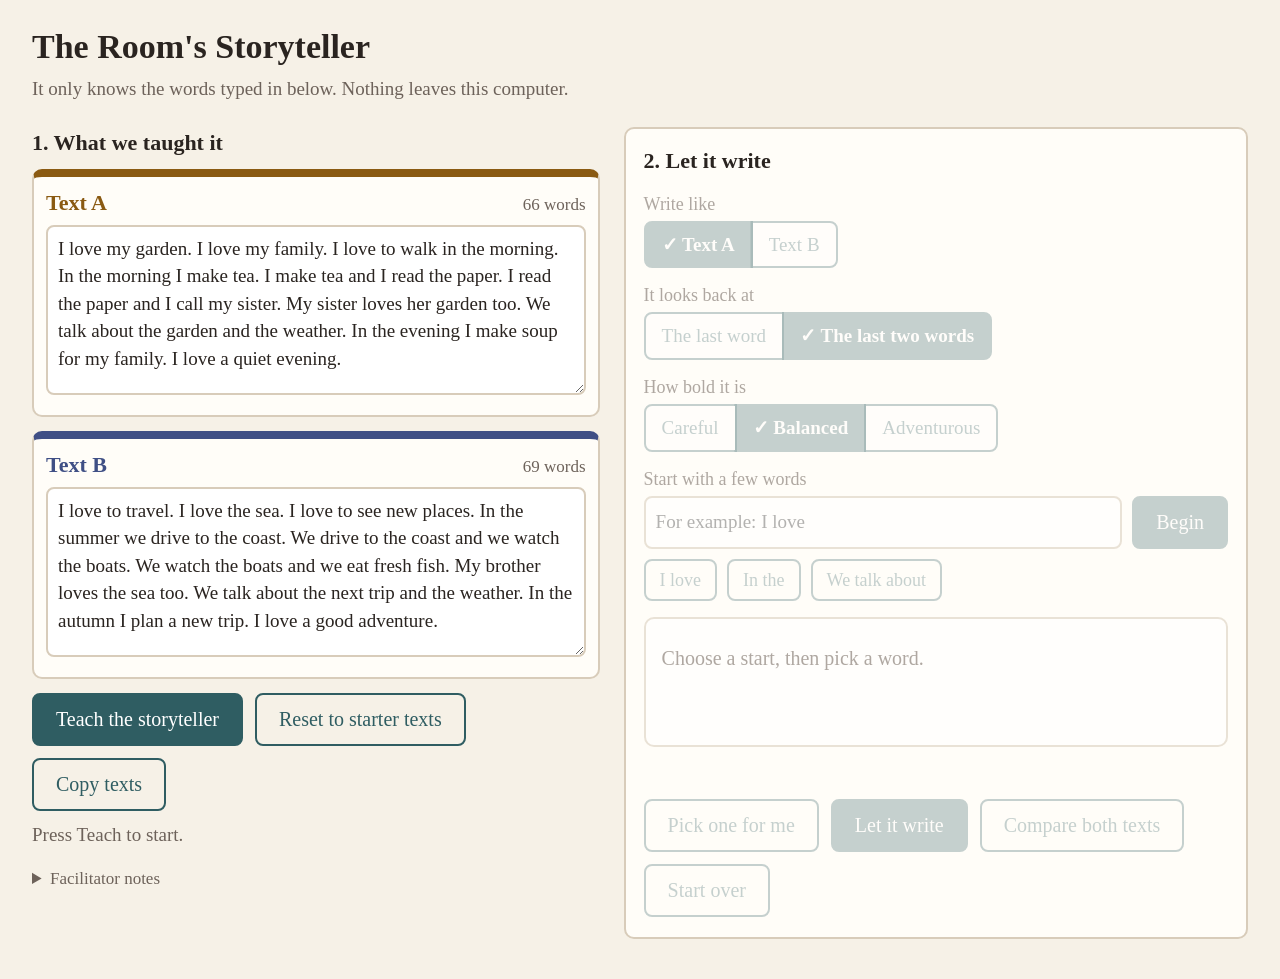
<file: experiments/room-storyteller.html>
<!doctype html>
<html lang="en">
<head>
<meta charset="utf-8">
<meta name="viewport" content="width=device-width, initial-scale=1">
<title>The Room's Storyteller</title>
<style>
  :root {
    --bg: #f6f1e7;
    --card: #fffdf8;
    --ink: #2a2420;
    --muted: #6d625a;
    --line: #d8ccba;
    --accent: #2f5d62;
    --accent-ink: #ffffff;
    --a: #8a5a12;
    --b: #3f4f85;
    --warn: #8c4a4a;
  }
  * { box-sizing: border-box; }
  body {
    margin: 0;
    background: var(--bg);
    color: var(--ink);
    font-family: Georgia, "Iowan Old Style", "Times New Roman", serif;
    font-size: 20px;
    line-height: 1.45;
  }
  header.top { padding: 22px 32px 6px; }
  h1 { margin: 0; font-size: 34px; font-weight: 600; }
  .sub { margin: 4px 0 0; color: var(--muted); font-size: 19px; }
  main {
    display: grid;
    grid-template-columns: minmax(0, 1fr) minmax(0, 1.1fr);
    gap: 24px;
    padding: 18px 32px 40px;
    align-items: start;
  }
  @media (max-width: 1000px) { main { grid-template-columns: 1fr; } }
  h2 { margin: 0 0 10px; font-size: 22px; font-weight: 600; }
  .src {
    background: var(--card);
    border: 2px solid var(--line);
    border-top: 8px solid var(--c);
    border-radius: 10px;
    padding: 10px 12px 12px;
    margin-bottom: 14px;
  }
  .src .head { display: flex; justify-content: space-between; align-items: baseline; }
  .src h3 { margin: 0; font-size: 22px; font-weight: 600; color: var(--c); }
  .count { font-size: 17px; color: var(--muted); }
  textarea, input[type=text] {
    width: 100%;
    font: inherit;
    font-size: 19px;
    color: var(--ink);
    background: #fff;
    border: 2px solid var(--line);
    border-radius: 8px;
    padding: 8px 10px;
  }
  textarea { height: 170px; resize: vertical; margin-top: 6px; }
  textarea:focus, input[type=text]:focus, button:focus-visible { outline: 3px solid #e0a52a; outline-offset: 1px; }
  .row { display: flex; gap: 12px; flex-wrap: wrap; align-items: center; margin-top: 12px; }
  button {
    font: inherit;
    font-size: 20px;
    padding: 10px 22px;
    border-radius: 8px;
    border: 2px solid var(--accent);
    background: var(--accent);
    color: var(--accent-ink);
    cursor: pointer;
  }
  button.secondary { background: transparent; color: var(--accent); }
  button:disabled { opacity: 0.5; cursor: default; }
  #status { font-size: 19px; color: var(--muted); min-height: 28px; margin-top: 10px; }
  #status.warn { color: var(--warn); }
  .panel { background: var(--card); border: 2px solid var(--line); border-radius: 10px; padding: 16px 18px 20px; }
  .ctl { margin-top: 14px; }
  .ctl .lab { font-size: 18px; color: var(--muted); margin-bottom: 4px; }
  .seg { display: inline-flex; flex-wrap: wrap; }
  .seg button {
    background: #fff; color: var(--accent);
    border-radius: 0; margin-left: -2px; padding: 8px 16px; font-size: 19px;
  }
  .seg button:first-child { border-radius: 8px 0 0 8px; margin-left: 0; }
  .seg button:last-child { border-radius: 0 8px 8px 0; }
  .seg button.on { background: var(--accent); color: var(--accent-ink); font-weight: 700; }
  .seg button.on::before { content: "\2713\00a0"; }
  .chips { display: flex; gap: 10px; flex-wrap: wrap; margin-top: 10px; }
  .chips button { padding: 6px 14px; font-size: 18px; background: transparent; color: var(--accent); }
  .startrow { display: flex; gap: 10px; }
  .startrow input { flex: 1; }
  #story {
    margin-top: 16px; min-height: 130px; padding: 14px 16px;
    background: #fff; border: 2px solid var(--line); border-radius: 10px;
    font-size: 32px; line-height: 1.35;
  }
  #story .last { font-weight: 700; text-decoration: underline; text-decoration-thickness: 3px; text-underline-offset: 5px; }
  #story .empty { font-size: 20px; color: var(--muted); }
  #lookNote { margin-top: 14px; font-size: 18px; color: var(--muted); min-height: 26px; }
  #lookNote.warn { color: var(--warn); }
  .choice {
    display: grid; grid-template-columns: 210px 1fr 62px 84px; gap: 10px; align-items: center;
    width: 100%; text-align: left; margin-top: 8px;
    background: #fff; color: var(--ink); border: 2px solid var(--line); border-radius: 8px;
    padding: 6px 12px; font-size: 21px;
  }
  .choice:hover:not(:disabled) { border-color: var(--accent); }
  .choice .w { font-weight: 700; }
  .track { background: #ece3d3; border-radius: 6px; height: 18px; overflow: hidden; display: block; }
  .fill { display: block; height: 100%; background: var(--accent); }
  .pct { text-align: right; font-variant-numeric: tabular-nums; }
  .of { color: var(--muted); font-size: 16px; text-align: right; }
  .more { color: var(--muted); font-size: 17px; margin-top: 6px; }
  #compare { margin-top: 16px; display: none; gap: 14px; grid-template-columns: 1fr 1fr; }
  @media (max-width: 700px) { #compare { grid-template-columns: 1fr; } }
  .cmp { background: #fff; border: 2px solid var(--line); border-top: 8px solid var(--c); border-radius: 10px; padding: 10px 14px 14px; font-size: 26px; line-height: 1.35; }
  .cmp h4 { margin: 0 0 6px; font-size: 20px; color: var(--c); }
  .cmp .new { font-weight: 700; }
  .placeholder { color: var(--muted); }
  details { margin-top: 18px; color: var(--muted); font-size: 17px; }
  summary { cursor: pointer; }
  #writeBody.off { opacity: 0.55; }
  @media (max-width: 560px) { .choice { grid-template-columns: 110px 1fr 54px; } .choice .of { display: none; } #story { font-size: 26px; } }
</style>
</head>
<body>
<header class="top">
  <h1>The Room's Storyteller</h1>
  <p class="sub">It only knows the words typed in below. Nothing leaves this computer.</p>
</header>

<main>
  <section>
    <h2>1. What we taught it</h2>
    <div class="src" style="--c:var(--a)">
      <div class="head"><h3>Text A</h3><span class="count" id="countA"></span></div>
      <textarea id="taA" aria-label="Text A" spellcheck="false"></textarea>
    </div>
    <div class="src" style="--c:var(--b)">
      <div class="head"><h3>Text B</h3><span class="count" id="countB"></span></div>
      <textarea id="taB" aria-label="Text B" spellcheck="false"></textarea>
    </div>
    <div class="row">
      <button id="trainBtn">Teach the storyteller</button>
      <button id="resetBtn" class="secondary">Reset to starter texts</button>
      <button id="copyBtn" class="secondary">Copy texts</button>
    </div>
    <div id="status" role="status" aria-live="polite"></div>
    <details>
      <summary>Facilitator notes</summary>
      <p>Type or paste a short passage into each box, such as a recipe, a few proverbs, or a memory. About five to ten sentences works well. Press Teach, then try the same starting words with each text. With very little text it tends to copy what it read. Texts are saved in this browser only.</p>
    </details>
  </section>

  <section>
    <div class="panel">
      <h2>2. Let it write</h2>
      <div id="writeBody" class="off">
        <div class="ctl">
          <div class="lab">Write like</div>
          <div class="seg" id="segSrc" role="group" aria-label="Which text to write like">
            <button data-v="A" class="on" aria-pressed="true">Text A</button><button data-v="B" aria-pressed="false">Text B</button>
          </div>
        </div>
        <div class="ctl">
          <div class="lab">It looks back at</div>
          <div class="seg" id="segMem" role="group" aria-label="How far back it looks">
            <button data-v="1" aria-pressed="false">The last word</button><button data-v="2" class="on" aria-pressed="true">The last two words</button>
          </div>
        </div>
        <div class="ctl">
          <div class="lab">How bold it is</div>
          <div class="seg" id="segBold" role="group" aria-label="How bold it is">
            <button data-v="careful" aria-pressed="false">Careful</button><button data-v="balanced" class="on" aria-pressed="true">Balanced</button><button data-v="adventurous" aria-pressed="false">Adventurous</button>
          </div>
        </div>
        <div class="ctl">
          <div class="lab">Start with a few words</div>
          <div class="startrow">
            <input type="text" id="startInput" placeholder="For example: I love" autocomplete="off">
            <button id="beginBtn">Begin</button>
          </div>
          <div class="chips" id="chips">
            <button class="secondary" data-s="I love">I love</button>
            <button class="secondary" data-s="In the">In the</button>
            <button class="secondary" data-s="We talk about">We talk about</button>
          </div>
        </div>

        <div id="story" aria-live="polite"><span class="empty">Choose a start, then pick a word.</span></div>
        <div id="lookNote"></div>
        <div id="choices"></div>
        <div class="more" id="moreNote"></div>

        <div class="row">
          <button id="pickBtn" class="secondary">Pick one for me</button>
          <button id="writeBtn">Let it write</button>
          <button id="cmpBtn" class="secondary">Compare both texts</button>
          <button id="clearBtn" class="secondary">Start over</button>
        </div>
        <div id="compare"></div>
      </div>
    </div>
  </section>
</main>

<script>
(function () {
  "use strict";

  var STARTER = {
    A: "I love my garden. I love my family. I love to walk in the morning. In the morning I make tea. I make tea and I read the paper. I read the paper and I call my sister. My sister loves her garden too. We talk about the garden and the weather. In the evening I make soup for my family. I love a quiet evening.",
    B: "I love to travel. I love the sea. I love to see new places. In the summer we drive to the coast. We drive to the coast and we watch the boats. We watch the boats and we eat fresh fish. My brother loves the sea too. We talk about the next trip and the weather. In the autumn I plan a new trip. I love a good adventure."
  };
  var STORE_KEY = "roomStoryteller.v1";

  var $ = function (id) { return document.getElementById(id); };
  var els = {
    taA: $("taA"), taB: $("taB"), countA: $("countA"), countB: $("countB"),
    train: $("trainBtn"), reset: $("resetBtn"), copy: $("copyBtn"), status: $("status"),
    body: $("writeBody"), start: $("startInput"), begin: $("beginBtn"),
    story: $("story"), look: $("lookNote"), choices: $("choices"), more: $("moreNote"),
    pick: $("pickBtn"), write: $("writeBtn"), cmp: $("cmpBtn"), clear: $("clearBtn"), compare: $("compare")
  };

  var models = null;           // { A: model, B: model } once taught
  var story = [];              // tokens so far
  var opts = { src: "A", mem: 2, bold: "balanced" };

  /* ---------- text to tokens ---------- */

  function isEnd(t) { return t === "." || t === "!" || t === "?"; }

  function tokenize(text, addEnd) {
    var raw = String(text).toLowerCase().replace(/[‘’]/g, "'").replace(/\n+/g, " . ");
    var found = raw.match(/[a-z0-9]+(?:'[a-z]+)?|[.!?,]/g) || [];
    var out = [];
    found.forEach(function (t) {
      if (isEnd(t) && out.length && isEnd(out[out.length - 1])) return;
      out.push(t);
    });
    if (addEnd && out.length && !isEnd(out[out.length - 1])) out.push(".");
    return out;
  }

  /* ---------- teaching: count which word follows which ---------- */

  function learn(text) {
    var toks = ["."].concat(tokenize(text, true));
    var m = { t1: {}, t2: {}, uni: {}, words: 0, vocab: 0 };
    var seen = {};
    for (var i = 1; i < toks.length; i++) {
      var next = toks[i], last = toks[i - 1];
      bump(m.t1, last, next);
      if (i >= 2) bump(m.t2, toks[i - 2] + " " + last, next);
      if (!/^[.!?,]$/.test(next)) {
        m.uni[next] = (m.uni[next] || 0) + 1;
        m.words++;
        seen[next] = 1;
      }
    }
    m.vocab = Object.keys(seen).length;
    return m;
  }
  function bump(table, key, next) {
    if (!table[key]) table[key] = {};
    table[key][next] = (table[key][next] || 0) + 1;
  }

  /* ---------- what could come next ---------- */

  function nice(t) {
    if (t === ",") return "a comma";
    if (isEnd(t)) return "the end of a sentence";
    return t.indexOf("i'") === 0 || t === "i" ? "I" + t.slice(1) : t;
  }

  function distribution(m, toks, mem) {
    if (!toks.length || isEnd(toks[toks.length - 1])) {
      return { counts: m.t1["."] || m.uni, kind: "start" };
    }
    var last = toks[toks.length - 1];
    var prev = toks.length >= 2 ? toks[toks.length - 2] : null;
    var fellBack = false;
    if (mem === 2 && prev !== null && !isEnd(prev)) {
      var key = prev + " " + last;
      if (m.t2[key]) return { counts: m.t2[key], kind: "two", looked: nice(prev) + " " + nice(last) };
      fellBack = true;
    }
    if (m.t1[last]) return { counts: m.t1[last], kind: fellBack ? "fallback" : "one", looked: nice(last), pair: fellBack ? nice(prev) + " " + nice(last) : null };
    return { counts: m.uni, kind: "guess", looked: nice(last) };
  }

  function pick(counts, bold) {
    var keys = Object.keys(counts);
    if (!keys.length) return ".";
    if (bold === "careful") {
      var best = 0, tied = [];
      keys.forEach(function (k) { if (counts[k] > best) { best = counts[k]; tied = [k]; } else if (counts[k] === best) tied.push(k); });
      return tied[Math.floor(Math.random() * tied.length)];
    }
    var power = bold === "adventurous" ? 0.5 : 1;
    var weights = keys.map(function (k) { return Math.pow(counts[k], power); });
    var total = weights.reduce(function (a, b) { return a + b; }, 0);
    var r = Math.random() * total;
    for (var i = 0; i < keys.length; i++) { r -= weights[i]; if (r <= 0) return keys[i]; }
    return keys[keys.length - 1];
  }

  function continueFrom(m, startToks) {
    var toks = startToks.slice(), added = [];
    for (var i = 0; i < 20; i++) {
      var d = distribution(m, toks, opts.mem);
      var w = pick(d.counts, opts.bold);
      toks.push(w); added.push(w);
      if (isEnd(w) && added.length >= 5) break;
    }
    return added;
  }

  /* ---------- showing text ---------- */

  function esc(s) { return String(s).replace(/[&<>"]/g, function (c) { return { "&": "&amp;", "<": "&lt;", ">": "&gt;", '"': "&quot;" }[c]; }); }

  function shown(toks, boldFrom) {
    var html = "", capNext = true;
    toks.forEach(function (t, i) {
      var punct = /^[.!?,]$/.test(t);
      var word = punct ? t : nice(t);
      if (!punct && capNext) word = word.charAt(0).toUpperCase() + word.slice(1);
      capNext = isEnd(t);
      var piece = esc(word);
      var cls = (boldFrom !== null && i >= boldFrom) ? (boldFrom === "last" ? "" : "new") : "";
      if (boldFrom === "last" && i === toks.length - 1) cls = "last";
      if (cls) piece = '<span class="' + cls + '">' + piece + "</span>";
      html += (punct || i === 0 ? "" : " ") + piece;
    });
    return html;
  }

  function label(t) {
    if (t === ",") return ", (a comma)";
    if (isEnd(t)) return t + " (end the sentence)";
    var n = nice(t);
    return n;
  }

  function renderStory() {
    if (!story.length) els.story.innerHTML = '<span class="empty">Choose a start, then pick a word.</span>';
    else els.story.innerHTML = shown(story, "last");
  }

  function renderChoices() {
    if (!models) return;
    var m = models[opts.src];
    var d = distribution(m, story, opts.mem);
    var total = 0;
    var keys = Object.keys(d.counts);
    keys.forEach(function (k) { total += d.counts[k]; });
    keys.sort(function (a, b) { return d.counts[b] - d.counts[a] || (a < b ? -1 : 1); });

    var note = "", warn = false;
    if (d.kind === "start") note = story.length ? "A sentence just ended. Looking at how its sentences begin." : "Nothing written yet. Looking at how its sentences begin.";
    else if (d.kind === "two") note = "Looking at the last two words: “" + d.looked + "”";
    else if (d.kind === "one") note = "Looking at the last word: “" + d.looked + "”";
    else if (d.kind === "fallback") note = "It never saw “" + d.pair + "” together, so it looks at just “" + d.looked + "”.";
    else { note = "It has never seen “" + d.looked + "”, so it is only guessing from the words it knows best."; warn = true; }
    els.look.textContent = note;
    els.look.className = warn ? "warn" : "";

    var top = keys.slice(0, 5);
    els.choices.innerHTML = top.map(function (k) {
      var c = d.counts[k], p = Math.round(c / total * 100);
      return '<button class="choice" data-t="' + esc(k) + '"><span class="w">' + esc(label(k)) + '</span>' +
             '<span class="track"><span class="fill" style="width:' + p + '%"></span></span>' +
             '<span class="pct">' + p + '%</span><span class="of">' + c + ' of ' + total + '</span></button>';
    }).join("");
    els.more.textContent = keys.length > 5 ? "and " + (keys.length - 5) + " more it has seen" : "";
  }

  function refresh() { renderStory(); renderChoices(); }

  /* ---------- controls ---------- */

  function setEnabled(on) {
    els.body.className = on ? "" : "off";
    Array.prototype.forEach.call(els.body.querySelectorAll("button, input"), function (b) { b.disabled = !on; });
  }

  function segment(id, key, parse) {
    var box = $(id);
    box.addEventListener("click", function (e) {
      var b = e.target.closest("button");
      if (!b || b.disabled) return;
      Array.prototype.forEach.call(box.querySelectorAll("button"), function (x) {
        var on = x === b;
        x.className = on ? "on" : "";
        x.setAttribute("aria-pressed", on ? "true" : "false");
      });
      opts[key] = parse(b.getAttribute("data-v"));
      refresh();
    });
  }
  segment("segSrc", "src", String);
  segment("segMem", "mem", Number);
  segment("segBold", "bold", String);

  function begin(text) {
    story = tokenize(text, false);
    els.compare.style.display = "none";
    refresh();
  }
  els.begin.addEventListener("click", function () { begin(els.start.value); });
  els.start.addEventListener("keydown", function (e) { if (e.key === "Enter") begin(els.start.value); });
  $("chips").addEventListener("click", function (e) {
    var b = e.target.closest("button");
    if (!b || b.disabled) return;
    els.start.value = b.getAttribute("data-s");
    begin(b.getAttribute("data-s"));
  });

  els.choices.addEventListener("click", function (e) {
    var b = e.target.closest(".choice");
    if (!b || b.disabled) return;
    story.push(b.getAttribute("data-t"));
    els.compare.style.display = "none";
    refresh();
  });

  els.pick.addEventListener("click", function () {
    var d = distribution(models[opts.src], story, opts.mem);
    story.push(pick(d.counts, opts.bold));
    refresh();
  });
  els.write.addEventListener("click", function () {
    story = story.concat(continueFrom(models[opts.src], story));
    els.compare.style.display = "none";
    refresh();
  });
  els.clear.addEventListener("click", function () {
    story = []; els.start.value = ""; els.compare.style.display = "none"; refresh();
  });
  els.cmp.addEventListener("click", function () {
    var parts = ["A", "B"].map(function (k) {
      var added = continueFrom(models[k], story);
      var all = story.concat(added);
      return '<div class="cmp" style="--c:var(--' + (k === "A" ? "a" : "b") + ')"><h4>Text ' + k + ' continues</h4>' +
             shown(all, story.length) + "</div>";
    });
    els.compare.innerHTML = parts.join("");
    els.compare.style.display = "grid";
  });

  /* ---------- teaching button ---------- */

  function wordCount(s) { return tokenize(s, false).filter(function (t) { return !/^[.!?,]$/.test(t); }).length; }

  function updateCounts() {
    els.countA.textContent = wordCount(els.taA.value) + " words";
    els.countB.textContent = wordCount(els.taB.value) + " words";
  }
  function setStatus(msg, warn) { els.status.textContent = msg || ""; els.status.className = warn ? "warn" : ""; }

  function save() { try { localStorage.setItem(STORE_KEY, JSON.stringify({ A: els.taA.value, B: els.taB.value })); } catch (e) {} }
  function load() {
    try {
      var raw = localStorage.getItem(STORE_KEY);
      if (raw) { var p = JSON.parse(raw); if (typeof p.A === "string" && typeof p.B === "string") return p; }
    } catch (e) {}
    return STARTER;
  }

  function teach() {
    var a = els.taA.value, b = els.taB.value;
    if (wordCount(a) < 8 || wordCount(b) < 8) {
      setStatus("Each text needs at least a sentence or two. Add a few more words.", true);
      return;
    }
    models = { A: learn(a), B: learn(b) };
    story = [];
    els.start.value = "";
    els.compare.style.display = "none";
    setEnabled(true);
    refresh();
    setStatus("Done. Text A: " + models.A.words + " words read, " + models.A.vocab + " different. Text B: " + models.B.words + " words read, " + models.B.vocab + " different.", false);
  }

  els.train.addEventListener("click", teach);
  els.reset.addEventListener("click", function () {
    els.taA.value = STARTER.A; els.taB.value = STARTER.B; save(); updateCounts();
    models = null; story = []; setEnabled(false); els.look.textContent = ""; els.choices.innerHTML = ""; els.more.textContent = "";
    els.compare.style.display = "none"; renderStory();
    setStatus("Back to the starter texts. Press Teach when you are ready.", false);
  });
  els.copy.addEventListener("click", function () {
    var text = JSON.stringify({ "Text A": els.taA.value, "Text B": els.taB.value }, null, 2);
    function done(ok) { setStatus(ok ? "Copied. Paste it somewhere safe to keep the room's texts." : "Could not copy automatically. Select the text in the boxes instead.", !ok); }
    if (navigator.clipboard && navigator.clipboard.writeText) navigator.clipboard.writeText(text).then(function () { done(true); }, function () { done(false); });
    else done(false);
  });
  [els.taA, els.taB].forEach(function (t) {
    t.addEventListener("input", function () {
      updateCounts(); save();
      if (models) setStatus("The texts changed. Press Teach again so the storyteller learns them.", true);
    });
  });

  var saved = load();
  els.taA.value = saved.A; els.taB.value = saved.B;
  updateCounts();
  setEnabled(false);
  renderStory();
  setStatus("Press Teach to start.", false);
})();
</script>
</body>
</html>
</file>
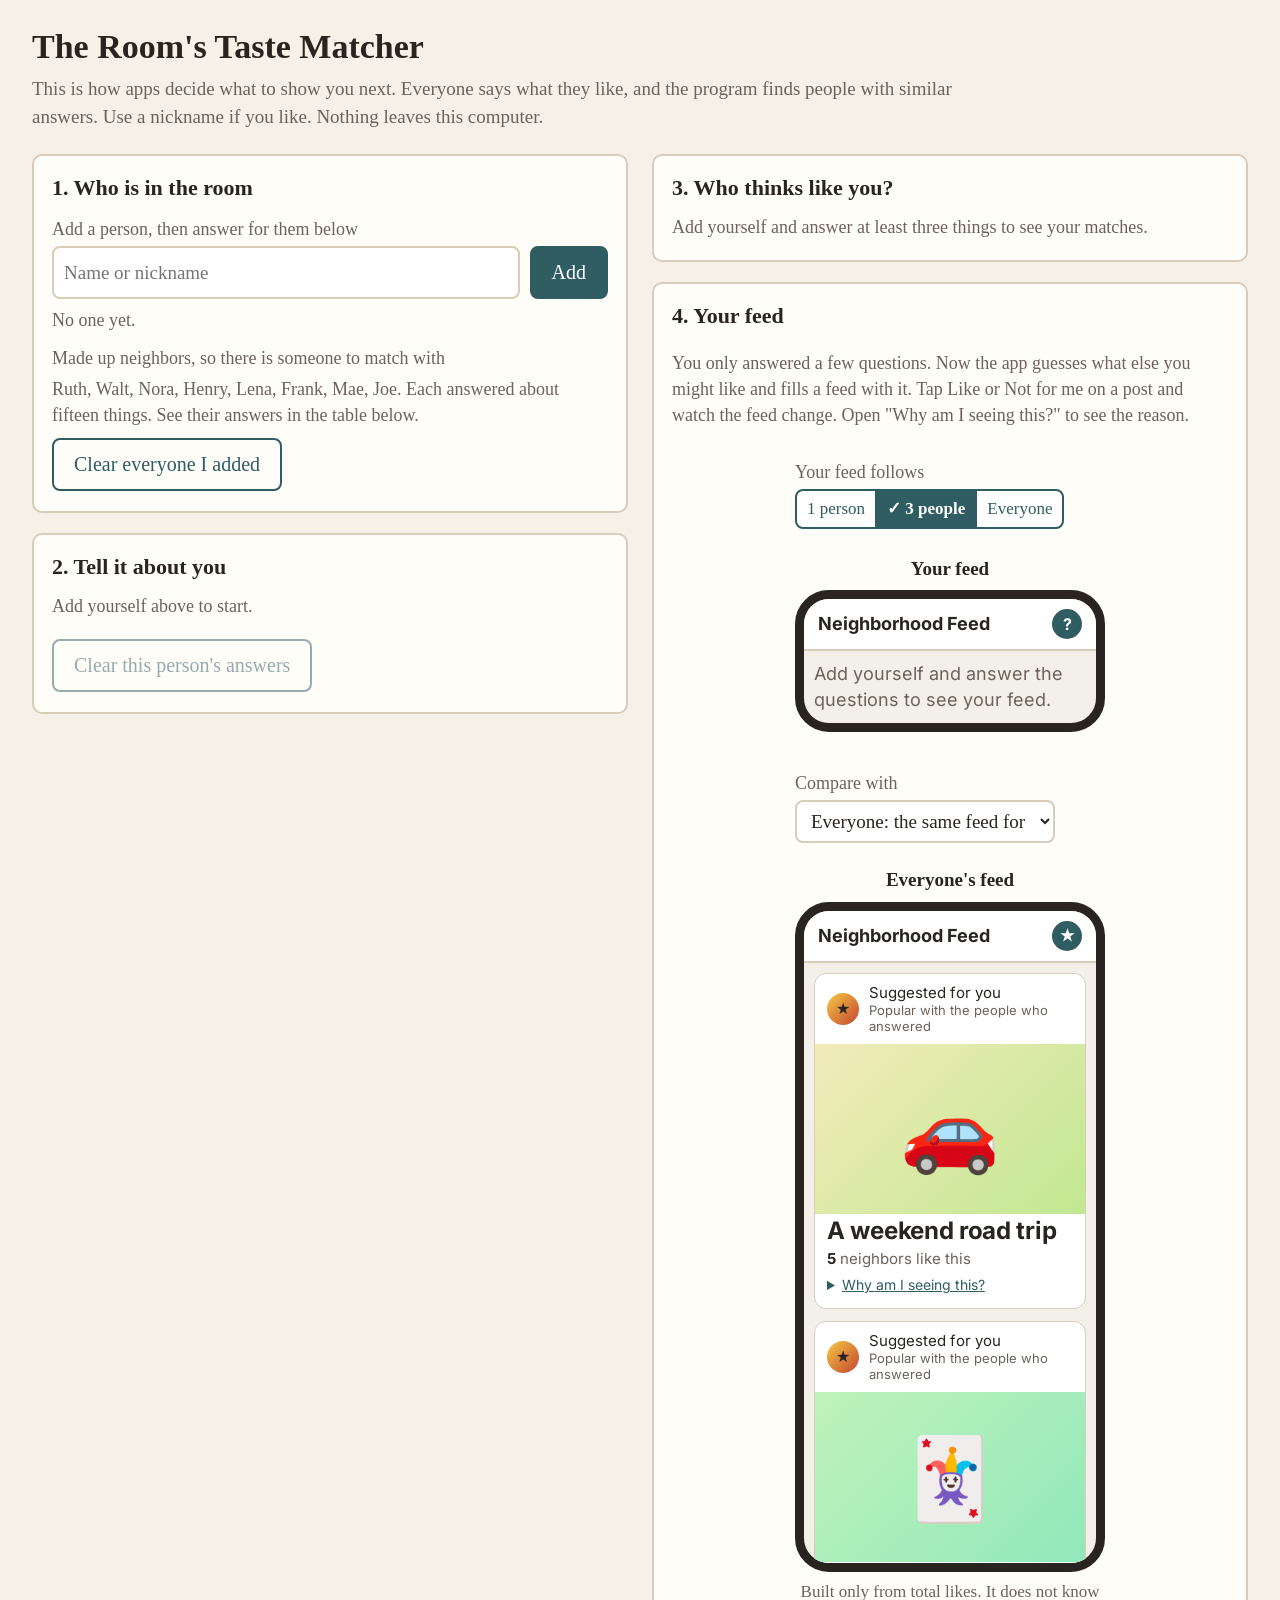
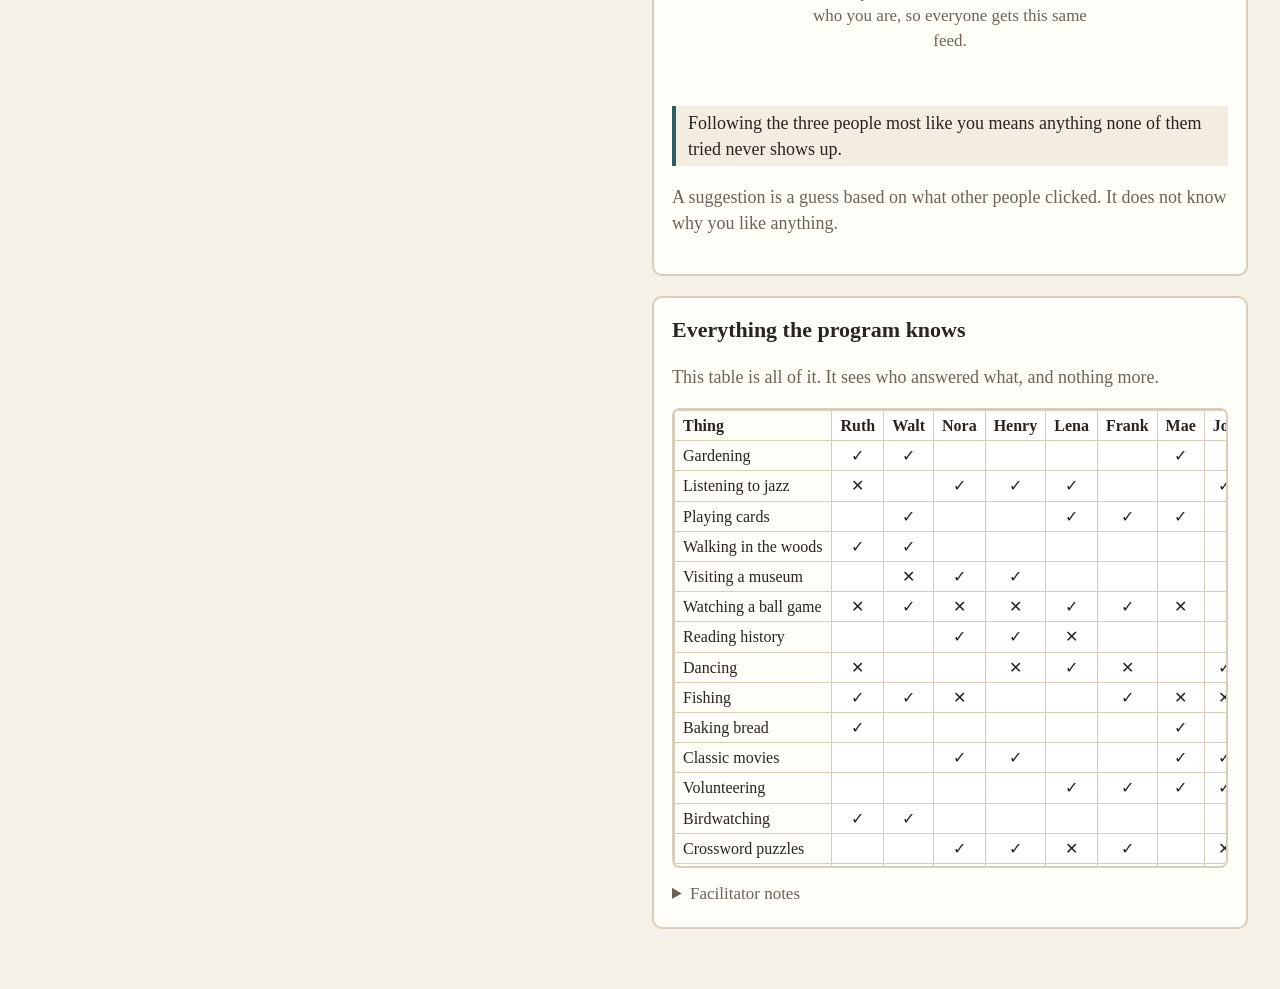
<file: experiments/room-taste-matcher.html>
<!doctype html>
<html lang="en">
<head>
<meta charset="utf-8">
<meta name="viewport" content="width=device-width, initial-scale=1">
<title>The Room's Taste Matcher</title>
<style>
  :root {
    --bg: #f6f1e7; --card: #fffdf8; --ink: #2a2420; --muted: #6d625a;
    --line: #d8ccba; --accent: #2f5d62; --accent-ink: #ffffff; --warn: #8c4a4a;
  }
  * { box-sizing: border-box; }
  body { margin: 0; background: var(--bg); color: var(--ink);
    font-family: Georgia, "Iowan Old Style", "Times New Roman", serif; font-size: 20px; line-height: 1.45; }
  header.top { padding: 22px 32px 6px; }
  h1 { margin: 0; font-size: 34px; font-weight: 600; }
  .sub { margin: 4px 0 0; color: var(--muted); font-size: 19px; max-width: 920px; }
  main { display: grid; grid-template-columns: minmax(0, 1fr) minmax(0, 1fr); gap: 24px; padding: 18px 32px 40px; align-items: start; }
  @media (max-width: 1050px) { main { grid-template-columns: 1fr; } }
  h2 { margin: 0 0 10px; font-size: 22px; font-weight: 600; }
  h3 { margin: 18px 0 6px; font-size: 20px; font-weight: 600; }
  .panel { background: var(--card); border: 2px solid var(--line); border-radius: 10px; padding: 16px 18px 20px; margin-bottom: 20px; }
  .lab { font-size: 18px; color: var(--muted); margin: 12px 0 4px; }
  button { font: inherit; font-size: 20px; padding: 10px 20px; border-radius: 8px; border: 2px solid var(--accent);
    background: var(--accent); color: var(--accent-ink); cursor: pointer; }
  button.secondary { background: transparent; color: var(--accent); }
  button:disabled { opacity: 0.5; cursor: default; }
  button:focus-visible, input:focus-visible, textarea:focus-visible { outline: 3px solid #e0a52a; outline-offset: 2px; }
  input[type=text], textarea { font: inherit; font-size: 19px; color: var(--ink); background: #fff; border: 2px solid var(--line); border-radius: 8px; padding: 8px 10px; width: 100%; }
  textarea { height: 170px; resize: vertical; }
  .row { display: flex; gap: 12px; flex-wrap: wrap; align-items: center; margin-top: 10px; }
  .addrow { display: flex; gap: 10px; }
  .addrow input { flex: 1; }
  .seg { display: inline-flex; flex-wrap: wrap; }
  .seg button { background: #fff; color: var(--accent); border-radius: 0; margin-left: -2px; padding: 8px 16px; font-size: 19px; }
  .seg button:first-child { border-radius: 8px 0 0 8px; margin-left: 0; }
  .seg button:last-child { border-radius: 0 8px 8px 0; }
  .seg button.on { background: var(--accent); color: var(--accent-ink); font-weight: 700; }
  .seg button.on::before { content: "\2713\00a0"; }

  .people { display: flex; flex-direction: column; gap: 8px; margin-top: 8px; }
  .person { display: flex; gap: 8px; align-items: stretch; }
  .person .name { flex: 1; text-align: left; background: #fff; color: var(--ink); border-color: var(--line); padding: 8px 14px; font-size: 20px; }
  .person .name.on { border-color: var(--ink); border-width: 3px; padding: 6px 12px; font-weight: 700; }
  .person .name.on::before { content: "\2713\00a0"; }
  .person .name small { color: var(--muted); font-weight: 400; font-size: 17px; margin-left: 6px; }
  .person .rm { padding: 6px 12px; font-size: 17px; }
  .sample .name { cursor: default; background: #f3ede1; }
  .note { color: var(--muted); font-size: 18px; }
  .warn { color: var(--warn); }

  .items { display: grid; grid-template-columns: repeat(2, minmax(0, 1fr)); gap: 10px; margin-top: 10px; }
  @media (max-width: 700px) { .items { grid-template-columns: 1fr; } }
  .item { border: 2px solid var(--line); border-radius: 8px; padding: 8px 10px; background: #fff; }
  .item .t { font-size: 20px; margin-bottom: 6px; }
  .item .btns { display: flex; gap: 8px; }
  .item .btns button { flex: 1; padding: 6px 8px; font-size: 18px; background: #fff; color: var(--ink); border-color: var(--line); }
  .item .btns button.like.on { background: #e5f0e3; border-color: #2f6b3a; font-weight: 700; }
  .item .btns button.like.on::before { content: "\2713\00a0"; }
  .item .btns button.no.on { background: #f5e4e0; border-color: #8c4a4a; font-weight: 700; }
  .item .btns button.no.on::before { content: "\2715\00a0"; }

  .match { display: grid; grid-template-columns: 150px 1fr 70px; gap: 10px; align-items: center; margin-top: 8px; }
  .match .nm { font-weight: 700; font-size: 20px; }
  .match .nm small { font-weight: 400; color: var(--muted); font-size: 16px; display: block; }
  .track { background: #ece3d3; border-radius: 6px; height: 18px; overflow: hidden; display: block; }
  .fill { display: block; height: 100%; background: var(--accent); }
  .match .pct { text-align: right; font-variant-numeric: tabular-nums; }
  .agree { font-size: 17px; color: var(--muted); grid-column: 2 / 4; margin-top: -4px; }
  .rec { border: 2px solid var(--line); border-radius: 8px; background: #fff; padding: 8px 12px; margin-top: 8px; }
  .rec .t { font-size: 22px; font-weight: 700; }
  .rec .why { font-size: 18px; color: var(--muted); }
  .rec .rank { display: inline-block; min-width: 28px; }
  .bubble { margin-top: 12px; font-size: 18px; border-left: 4px solid var(--accent); padding: 4px 12px; background: #f3ede1; }
  .tablewrap { overflow: auto; max-height: 460px; border: 2px solid var(--line); border-radius: 8px; margin-top: 8px; background: #fff; }
  table { border-collapse: collapse; font-size: 16px; }
  th, td { border: 1px solid var(--line); padding: 3px 8px; text-align: center; white-space: nowrap; }
  th.it, td.it { text-align: left; position: sticky; left: 0; background: #fffdf8; }
  th.me, td.me { background: #e8f0ee; }

  .ctlrow { display: flex; gap: 20px; flex-wrap: wrap; align-items: flex-end; }
  select { font: inherit; font-size: 19px; padding: 8px 10px; border: 2px solid var(--line); border-radius: 8px; background: #fff; color: var(--ink); max-width: 260px; }
  select:focus-visible { outline: 3px solid #e0a52a; outline-offset: 2px; }
  .phones { display: flex; gap: 18px; flex-wrap: wrap; justify-content: center; margin-top: 16px; }
  .phonecol { flex: 1 1 270px; max-width: 310px; min-width: 250px; }
  .phonecap { text-align: center; font-size: 19px; font-weight: 700; margin-bottom: 8px; }
  .phone { border: 9px solid #2a2420; border-radius: 34px; background: #f3f0ea; overflow: hidden; }
  .appbar { display: flex; justify-content: space-between; align-items: center; background: #fff; padding: 10px 14px; border-bottom: 2px solid var(--line); font-size: 18px; }
  .avatar { width: 30px; height: 30px; border-radius: 50%; background: var(--accent); color: #fff; display: inline-flex; align-items: center; justify-content: center; font-size: 16px; font-weight: 700; }
  .scroller { max-height: 600px; overflow-y: auto; padding: 10px; }
  .phonenote { background: #fff7e0; border: 2px solid #e0c675; border-radius: 8px; padding: 6px 10px; font-size: 16px; margin-bottom: 10px; }
  .post { background: #fff; border-radius: 12px; overflow: hidden; margin-bottom: 12px; border: 1px solid var(--line); }
  .banner { height: 96px; display: flex; align-items: center; justify-content: center; font-size: 54px; line-height: 1; }
  .post .body { padding: 8px 12px 10px; }
  .post .ttl { font-size: 21px; font-weight: 700; line-height: 1.2; }
  .post .meta { font-size: 16px; color: var(--muted); margin-top: 2px; }
  .tag { display: inline-block; background: var(--ink); color: #fff; border-radius: 4px; padding: 0 6px; font-size: 14px; margin-left: 6px; vertical-align: middle; }
  .post .acts { display: flex; gap: 8px; margin-top: 8px; }
  .post .acts button { flex: 1; padding: 6px 4px; font-size: 17px; background: #fff; color: var(--ink); border-color: var(--line); }
  .post details { margin-top: 8px; font-size: 16px; color: var(--muted); }
  .post details summary { color: var(--accent); text-decoration: underline; }
  .phonectl { min-height: 96px; }
  .phonectl .seg button { padding: 6px 10px; font-size: 17px; }
  .built { font-size: 17px; color: var(--muted); margin-top: 8px; text-align: center; }

  /* Inter (SIL Open Font License 1.1) is embedded so the feed screens look the same offline on any computer. */
  @font-face { font-family: "Inter"; font-weight: 400; font-style: normal; src: url([data-uri]) format("woff2"); }
  @font-face { font-family: "Inter"; font-weight: 700; font-style: normal; src: url([data-uri]) format("woff2"); }
  .phone, .phone * { font-family: "Inter", "Helvetica Neue", Helvetica, Arial, sans-serif; }
  .phone .banner { height: 170px; font-size: 80px; }
  .phd { display: flex; gap: 10px; align-items: center; padding: 10px 12px; }
  .star { width: 32px; height: 32px; border-radius: 50%; background: linear-gradient(135deg, #f6c945, #c4452f); color: #2a2420; display: flex; align-items: center; justify-content: center; font-size: 16px; flex: none; }
  .phd1 { font-size: 15px; line-height: 1.2; }
  .phd2 { font-size: 13px; color: var(--muted); line-height: 1.25; }
  .pacts { display: flex; gap: 10px; padding: 6px 6px 0; }
  .phone .act { background: none; border: none; color: #2a2420; display: flex; align-items: center; gap: 6px; padding: 8px 6px; font-size: 16px; font-weight: 700; cursor: pointer; border-radius: 8px; }
  .phone .act svg { width: 28px; height: 28px; flex: none; }
  .phone .act.liked { color: #c4452f; }
  .phone .act.dim { opacity: 0.45; cursor: default; }
  .pttl { font-size: 24px; font-weight: 700; letter-spacing: -0.3px; line-height: 1.1; padding: 4px 12px 0; }
  .pcnt { font-size: 15px; color: var(--muted); padding: 3px 12px 0; }
  .pcnt b { color: #2a2420; font-weight: 700; }
  .pnote { font-size: 14px; color: var(--muted); padding: 3px 12px 0; }
  .post .pwhy { margin: 0; padding: 6px 12px 12px; font-size: 14px; color: var(--muted); }
  .post .pwhy summary { color: #2f5d62; text-decoration: underline; }
  .changed { margin-top: 12px; font-size: 19px; min-height: 28px; font-weight: 700; }
  details { margin-top: 14px; color: var(--muted); font-size: 17px; }
  summary { cursor: pointer; }
  details p { margin: 8px 0; }
</style>
</head>
<body>
<header class="top">
  <h1>The Room's Taste Matcher</h1>
  <p class="sub">This is how apps decide what to show you next. Everyone says what they like, and the program finds people with similar answers. Use a nickname if you like. Nothing leaves this computer.</p>
</header>

<main>
  <section>
    <div class="panel">
      <h2>1. Who is in the room</h2>
      <div class="lab">Add a person, then answer for them below</div>
      <div class="addrow">
        <input type="text" id="nameInput" placeholder="Name or nickname" maxlength="20" autocomplete="off" aria-label="Name or nickname">
        <button id="addBtn">Add</button>
      </div>
      <div class="people" id="roomList"></div>
      <div id="sampleBlock">
        <div class="lab">Made up neighbors, so there is someone to match with</div>
        <div class="note" id="sampleList"></div>
      </div>
      <div class="row"><button id="clearRoomBtn" class="secondary">Clear everyone I added</button></div>
    </div>

    <div class="panel">
      <h2>2. Tell it about you</h2>
      <div id="rateHead" class="note">Add yourself above to start.</div>
      <div class="items" id="items"></div>
      <div class="row"><button id="clearMineBtn" class="secondary" disabled>Clear this person's answers</button></div>
    </div>
  </section>

  <section>
    <div class="panel">
      <h2>3. Who thinks like you?</h2>
      <div id="matches" class="note">Answer at least three things to see your matches.</div>
    </div>

    <div class="panel">
      <h2>4. Your feed</h2>
      <p class="note">You only answered a few questions. Now the app guesses what else you might like and fills a feed with it. Tap Like or Not for me on a post and watch the feed change. Open "Why am I seeing this?" to see the reason.</p>
      <div class="phones" id="phones"></div>
      <div id="feedStatus" class="changed" role="status" aria-live="polite"></div>
      <div class="bubble" id="bubble"></div>
      <p class="note">A suggestion is a guess based on what other people clicked. It does not know why you like anything.</p>
    </div>

    <div class="panel">
      <h2>Everything the program knows</h2>
      <p class="note">This table is all of it. It sees who answered what, and nothing more.</p>
      <div class="tablewrap" id="tableWrap"></div>

      <details>
        <summary>Facilitator notes</summary>
        <p><b>What to say.</b> Many apps suggest music, shows, and products by finding people whose past choices look like yours, then showing you what they liked. This is called collaborative filtering. The program has no idea what a song or recipe is. It only compares answers.</p>
        <p><b>Try this.</b> Add yourself and answer the twelve questions. Look at who matches you and why. Then look at your feed: it is built from other things you were never asked about. Tap Like on a few posts and watch it change. Switch "Your feed follows" between one person, three people, and everyone, and compare your feed with other people\u2019s. Ask: what would you never be shown, because nobody like you picked it?</p>
        <p><b>Honest limits.</b> Real services use far more than likes. They also use what you watch, how long you stay, and what you buy, from millions of people. A suggestion is aimed at the service's goals as well as at your taste.</p>
        <p><b>Change the list.</b> You can swap in your own items, such as songs or books, between 10 and 40. The first items become the questions people answer, and the rest fill the feed. The made up neighbors only work with the starter list, so they are hidden when you use your own.</p>
        <textarea id="itemsText" aria-label="Items, one per line"></textarea>
        <div class="row">
          <button id="applyItemsBtn" class="secondary">Use this list (clears answers)</button>
          <button id="starterItemsBtn" class="secondary">Back to the starter list</button>
        </div>
        <div id="itemsStatus" class="note" role="status"></div>
      </details>
    </div>
  </section>
</main>

<script>
(function () {
  "use strict";
  var STORE = "roomTaste.v2";
  var STARTER = ["Gardening", "Listening to jazz", "Playing cards", "Walking in the woods", "Visiting a museum", "Watching a ball game",
    "Reading history", "Dancing", "Fishing", "Baking bread", "Classic movies", "Volunteering",
    "Birdwatching", "Crossword puzzles", "Trying a new recipe", "Knitting or sewing", "A weekend road trip", "Reading poetry",
    "Playing an instrument", "Taking photographs", "Watercolor painting", "Camping", "Antique shopping", "Book club",
    "Tai chi or yoga", "Woodworking", "Learning a language", "Farmers market", "Live concerts", "Bowling"];
  var SAMPLE_DEFS = [
    { id: "s1", name: "Ruth", likes: [0, 3, 8, 9, 12, 14, 15, 16, 21, 27], dislikes: [1, 5, 7, 28, 29] },
    { id: "s2", name: "Walt", likes: [0, 2, 3, 5, 8, 12, 16, 21, 25, 29], dislikes: [4, 17, 15, 23, 24] },
    { id: "s3", name: "Nora", likes: [1, 4, 6, 10, 13, 17, 18, 19, 20, 23, 28], dislikes: [5, 8, 21, 29] },
    { id: "s4", name: "Henry", likes: [1, 4, 6, 10, 13, 17, 19, 22, 23, 26], dislikes: [5, 7, 21, 29] },
    { id: "s5", name: "Lena", likes: [1, 2, 5, 7, 11, 14, 16, 24, 27, 28, 29], dislikes: [6, 13, 15, 17] },
    { id: "s6", name: "Frank", likes: [2, 5, 8, 11, 13, 16, 21, 25, 29], dislikes: [7, 15, 17, 19, 24] },
    { id: "s7", name: "Mae", likes: [0, 2, 9, 10, 11, 14, 15, 20, 23, 27], dislikes: [5, 8, 21, 28] },
    { id: "s8", name: "Joe", likes: [1, 7, 10, 11, 16, 18, 19, 20, 26, 28], dislikes: [8, 13, 15, 22] }
  ];
  var SAMPLES = SAMPLE_DEFS.map(function (s) {
    var r = {}; s.likes.forEach(function (i) { r[i] = 1; }); s.dislikes.forEach(function (i) { r[i] = -1; });
    return { id: s.id, name: s.name, sample: true, r: r };
  });

  var $ = function (id) { return document.getElementById(id); };
  var state = load();
  var mode = "three";

  function load() {
    try {
      var raw = localStorage.getItem(STORE);
      if (raw) {
        var s = JSON.parse(raw);
        if (s && Array.isArray(s.items) && Array.isArray(s.people)) return { items: s.items, people: s.people, active: s.active || null, next: s.next || 1 };
      }
    } catch (e) {}
    return { items: STARTER.slice(), people: [], active: null, next: 1 };
  }
  function save() { try { localStorage.setItem(STORE, JSON.stringify(state)); } catch (e) {} }
  function askedCount() { return usingStarter() ? 12 : Math.min(12, Math.max(4, Math.floor(state.items.length * 0.4))); }
  function usingStarter() { return state.items.length === STARTER.length && state.items.every(function (t, i) { return t === STARTER[i]; }); }
  function esc(s) { return String(s).replace(/[&<>"]/g, function (c) { return { "&": "&amp;", "<": "&lt;", ">": "&gt;", '"': "&quot;" }[c]; }); }
  function count(p) { return Object.keys(p.r).length; }
  function active() { return state.people.filter(function (p) { return p.id === state.active; })[0] || null; }
  function everyone() { return (usingStarter() ? SAMPLES : []).concat(state.people); }

  /* ---------- the matching ---------- */
  function compare(a, b) {
    var overlap = 0, agree = 0, k;
    for (k in a.r) { if (b.r[k] !== undefined) { overlap++; if (a.r[k] === b.r[k]) agree++; } }
    return { who: b, overlap: overlap, agree: agree, score: overlap ? (agree - (overlap - agree)) / overlap : 0 };
  }
  function matchesFor(me) {
    return everyone().filter(function (p) { return p.id !== me.id; }).map(function (p) { return compare(me, p); })
      .filter(function (m) { return m.overlap >= 3; })
      .sort(function (a, b) { return b.score - a.score || b.overlap - a.overlap; });
  }
  function suggest(me, m) {
    var others = everyone().filter(function (p) { return p.id !== me.id; });
    var ms = matchesFor(me).filter(function (x) { return x.score > 0; });
    var cold = count(me) < 3, usedMode = cold ? "everyone" : m, used = [], i;
    if (usedMode === "closest") used = ms.slice(0, 1);
    else if (usedMode === "three") used = ms.slice(0, 3);
    var results = [];
    state.items.forEach(function (name, idx) {
      if (me.r[idx] !== undefined) return;
      var score = 0, likers = [], raters = 0;
      if (usedMode === "everyone") {
        others.forEach(function (p) { if (p.r[idx] !== undefined) { raters++; score += p.r[idx]; if (p.r[idx] === 1) likers.push({ who: p }); } });
      } else {
        used.forEach(function (x) { var v = x.who.r[idx]; if (v !== undefined) { score += x.score * v; if (v === 1) likers.push(x); } });
      }
      if (score > 0) results.push({ idx: idx, name: name, score: score, likers: likers, raters: raters });
    });
    results.sort(function (a, b) { return b.score - a.score; });
    return { mode: usedMode, cold: cold, used: used, results: results.slice(0, 6), pool: others.length };
  }

  /* ---------- rendering ---------- */
  function renderRoster() {
    var rl = $("roomList");
    rl.innerHTML = state.people.map(function (p) {
      return '<div class="person"><button class="name' + (p.id === state.active ? " on" : "") + '" data-id="' + p.id + '" aria-pressed="' + (p.id === state.active) + '">' + esc(p.name) +
        "<small>" + count(p) + " answers</small></button>" +
        '<button class="rm secondary" data-rm="' + p.id + '" aria-label="Remove ' + esc(p.name) + '">Remove</button></div>';
    }).join("") || '<div class="note">No one yet.</div>';
    var show = usingStarter();
    $("sampleBlock").style.display = show ? "block" : "none";
    $("sampleList").textContent = SAMPLES.map(function (p) { return p.name; }).join(", ") + ". Each answered about fifteen things. See their answers in the table below.";
  }

  function renderItems() {
    var me = active(), box = $("items"), n = askedCount();
    $("clearMineBtn").disabled = !me;
    if (!me) { $("rateHead").textContent = "Add yourself above to start."; box.innerHTML = ""; return; }
    var done = 0, i;
    for (i = 0; i < n; i++) if (me.r[i] !== undefined) done++;
    $("rateHead").innerHTML = "Answering for <b>" + esc(me.name) + "</b>. " + done + " of " + n + " answered. Skip anything you have no opinion about." +
      (done === n ? ' <b>All done.</b> <button id="seeFeedBtn" class="secondary" style="padding:4px 12px;font-size:18px">See my feed</button>' : "");
    box.innerHTML = state.items.slice(0, n).map(function (t, i) {
      var v = me.r[i];
      return '<div class="item"><div class="t">' + esc(t) + '</div><div class="btns">' +
        '<button class="like' + (v === 1 ? " on" : "") + '" data-i="' + i + '" data-v="1" aria-pressed="' + (v === 1) + '">Like</button>' +
        '<button class="no' + (v === -1 ? " on" : "") + '" data-i="' + i + '" data-v="-1" aria-pressed="' + (v === -1) + '">Not for me</button></div></div>';
    }).join("");
  }

  function renderMatches() {
    var me = active(), box = $("matches");
    if (!me) { box.className = "note"; box.textContent = "Add yourself and answer at least three things to see your matches."; return; }
    if (count(me) < 3) { box.className = "note"; box.textContent = "Answer at least three things so it has something to compare."; return; }
    var ms = matchesFor(me).slice(0, 3);
    box.className = "";
    if (!ms.length) { box.innerHTML = '<div class="note">No one has answered enough of the same things yet. Answer a few more, or add more people.</div>'; return; }
    box.innerHTML = ms.map(function (m) {
      var pct = Math.round(m.agree / m.overlap * 100);
      return '<div class="match"><div class="nm">' + esc(m.who.name) + (m.who.sample ? "<small>made up</small>" : "") + '</div>' +
        '<span class="track"><span class="fill" style="width:' + pct + '%"></span></span><div class="pct">' + pct + '%</div>' +
        '<div class="agree">Agreed on ' + m.agree + ' of the ' + m.overlap + ' things you both answered</div></div>';
    }).join("");
  }

  function names(list) {
    var n = list.map(function (x) { return x.who.name; });
    if (n.length <= 1) return n.join("");
    if (n.length === 2) return n[0] + " and " + n[1];
    return n.slice(0, -1).join(", ") + ", and " + n[n.length - 1];
  }

  var EMOJI = ["\uD83C\uDF3B", "\uD83C\uDFB7", "\uD83C\uDCCF", "\uD83C\uDF32", "\uD83C\uDFDB\uFE0F", "\u26BE", "\uD83D\uDCDC", "\uD83D\uDC83", "\uD83C\uDFA3", "\uD83C\uDF5E",
    "\uD83C\uDFAC", "\uD83E\uDD1D", "\uD83D\uDC26", "\uD83E\uDDE9", "\uD83C\uDF72", "\uD83E\uDDF6", "\uD83D\uDE97", "\uD83D\uDCD6", "\uD83C\uDFBB", "\uD83D\uDCF7",
    "\uD83C\uDFA8", "\uD83C\uDFD5\uFE0F", "\uD83C\uDFFA", "\uD83D\uDCDA", "\uD83E\uDDD8", "\uD83D\uDD28", "\uD83D\uDDE3\uFE0F", "\uD83E\uDD55", "\uD83C\uDFA4", "\uD83C\uDFB3"];
  var cmp = "pop", leftIds = [], lastList = [], lastKind = "pop";

  function likesCount(idx) { return everyone().filter(function (p) { return p.r[idx] === 1; }).length; }
  function popularList() {
    var out = [];
    state.items.forEach(function (name, idx) {
      var score = 0, raters = 0, likes = 0;
      everyone().forEach(function (p) { if (p.r[idx] !== undefined) { raters++; score += p.r[idx]; if (p.r[idx] === 1) likes++; } });
      if (score > 0) out.push({ idx: idx, name: name, score: score, likers: [], raters: raters, likes: likes });
    });
    out.sort(function (a, b) { return b.score - a.score; });
    return out.slice(0, 6);
  }
  function banner(idx, name) {
    var hue = (idx * 47 + 20) % 360, pic = usingStarter() && EMOJI[idx] ? EMOJI[idx] : esc(name.charAt(0).toUpperCase());
    return '<div class="banner" aria-hidden="true" style="background:linear-gradient(135deg,hsl(' + hue + ',70%,84%),hsl(' + ((hue + 35) % 360) + ',65%,74%))">' + pic + "</div>";
  }
  function reason(r, kind, subj) {
    if (kind === "pop") return "Shown to everyone, whoever they are. " + r.likes + " of the " + r.raters + " people who answered this liked it.";
    if (kind === "everyone") return "Shown because " + r.likers.length + " of the " + r.raters + " people who answered this liked it.";
    return "Liked by " + r.likers.map(function (x) { return x.who.name + " (agrees with " + subj + " on " + x.agree + " of " + x.overlap + ")"; }).join(" and ") + ".";
  }
  var HEART = '<svg viewBox="0 0 24 24" aria-hidden="true" fill="FILL" stroke="currentColor" stroke-width="2" stroke-linejoin="round"><path d="M12 21.35l-1.45-1.32C5.4 15.36 2 12.28 2 8.5 2 5.42 4.42 3 7.5 3c1.74 0 3.41.81 4.5 2.09C13.09 3.81 14.76 3 16.5 3 19.58 3 22 5.42 22 8.5c0 3.78-3.4 6.86-8.55 11.54L12 21.35z"/></svg>';
  var XICON = '<svg viewBox="0 0 24 24" aria-hidden="true" fill="none" stroke="currentColor" stroke-width="2" stroke-linecap="round"><circle cx="12" cy="12" r="9.5"/><path d="M8 8l8 8M16 8l-8 8"/></svg>';
  function briefReason(r, kind) {
    if (kind === "pop" || kind === "everyone") return "Popular with the people who answered";
    return "Because " + names(r.likers) + (r.likers.length === 1 ? " likes" : " like") + " it";
  }
  function post(r, kind, subj, canReact, isNew, done) {
    var total = likesCount(r.idx), me = active();
    var iLike = done === 1;
    var countHtml = "<b>" + total + "</b> " + (total === 1 ? "neighbor likes" : "neighbors like") + " this" + (iLike ? ", including you" : "");
    var acts;
    if (canReact) {
      acts = '<div class="pacts"><button class="act" data-i="' + r.idx + '" data-v="1" data-feed="1">' + HEART.replace("FILL", "none") + "Like</button>" +
        '<button class="act" data-i="' + r.idx + '" data-v="-1" data-feed="1">' + XICON + "Not for me</button></div>";
    } else if (done === 1) {
      acts = '<div class="pacts"><span class="act liked">' + HEART.replace("FILL", "currentColor") + "Liked</span><span class=\"act dim\">" + XICON + "Not for me</span></div>";
    } else if (done === -1) {
      acts = '<div class="pacts"><span class="act dim">' + HEART.replace("FILL", "none") + "Like</span><span class=\"act\">" + XICON + "Hidden</span></div>";
    } else acts = "";
    return '<article class="post"><div class="phd"><span class="star" aria-hidden="true">\u2605</span><div><div class="phd1">' + (isNew ? 'New in your feed <span class="tag">New</span>' : "Suggested for you") +
      '</div><div class="phd2">' + esc(briefReason(r, kind)) + "</div></div></div>" + banner(r.idx, r.name) + acts +
      '<div class="pttl">' + esc(r.name) + '</div><div class="pcnt">' + countHtml + "</div>" +
      (done === -1 ? '<div class="pnote">You will see fewer posts like this.</div>' : "") +
      '<details class="pwhy"><summary>Why am I seeing this?</summary><div>' + esc(reason(r, kind, subj)) + "</div></details></article>";
  }
  function phone(ctl, cap, initial, notice, posts, empty, built) {
    return '<div class="phonecol"><div class="phonectl">' + ctl + '</div><div class="phonecap">' + esc(cap) + '</div><div class="phone"><div class="appbar"><b>Neighborhood Feed</b><span class="avatar" aria-hidden="true">' + esc(initial) + '</span></div><div class="scroller">' +
      (notice ? '<div class="phonenote">' + esc(notice) + "</div>" : "") + (posts || '<div class="note">' + esc(empty) + "</div>") + '</div></div><div class="built">' + esc(built) + "</div></div>";
  }
  function feedFor(person) {
    var s = suggest(person, mode);
    if (s.cold) return { kind: "pop", list: popularList(), notice: "Not enough answers yet, so this is just what is popular.", used: [] };
    if (s.mode !== "everyone" && !s.used.length) return { kind: "pop", list: popularList(), notice: "No one agrees enough yet, so this is just what is popular.", used: [] };
    return { kind: s.mode, list: s.results, notice: "", used: s.used };
  }
  function builtText(f, subj, pool) {
    if (f.kind === "pop") return f.notice ? f.notice : "Built only from total likes. It does not know who you are, so everyone gets this same feed.";
    if (f.kind === "everyone") return "Built from all " + pool + " other people equally, so everyone gets this same feed.";
    return "Built from the people who answer most like " + subj + ": " + f.used.map(function (x) { return x.who.name + " " + Math.round(x.agree / x.overlap * 100) + "%"; }).join(", ") + ".";
  }
  function modeCtl() {
    var o = [["closest", "1 person"], ["three", "3 people"], ["everyone", "Everyone"]];
    return '<div class="lab">Your feed follows</div><div class="seg" role="group" aria-label="Whose taste your feed follows">' + o.map(function (x) {
      return '<button data-mode="' + x[0] + '" class="' + (mode === x[0] ? "on" : "") + '" aria-pressed="' + (mode === x[0]) + '">' + x[1] + "</button>";
    }).join("") + "</div>";
  }
  function renderRecs(ctx) {
    var me = active(), html = "", bub = $("bubble"), st = $("feedStatus");
    var opts = '<option value="pop">Everyone: the same feed for all</option>';
    everyone().forEach(function (p) { if (!me || p.id !== me.id) opts += '<option value="' + p.id + '">' + esc(p.name) + (p.sample ? " (made up)" : "") + "</option>"; });
    if (cmp !== "pop" && !everyone().some(function (p) { return p.id === cmp && (!me || p.id !== me.id); })) cmp = "pop";
    var cmpCtl = '<label class="lab" for="cmpSel" style="display:block">Compare with</label><select id="cmpSel" data-cmp="1">' + opts.replace('value="' + cmp + '"', 'value="' + cmp + '" selected') + "</select>";

    if (!me) {
      html += phone(modeCtl(), "Your feed", "?", "", "", "Add yourself and answer the questions to see your feed.", "");
      leftIds = [];
    } else {
      var f = feedFor(me), before = ctx && ctx.before ? ctx.before : null;
      var posts = (ctx && ctx.reacted ? post(ctx.reacted.r, ctx.reacted.kind, "you", false, false, ctx.reacted.v) : "") +
        f.list.map(function (r) { return post(r, f.kind, "you", true, before && before.indexOf(r.idx) < 0, null); }).join("");
      lastList = f.list; lastKind = f.kind;
      html += phone(modeCtl(), "Your feed: " + me.name, me.name.charAt(0).toUpperCase(), "", posts, "You are all caught up. You have answered everything it knows about.", builtText(f, "you", everyone().length - 1));
      var ids = f.list.map(function (r) { return r.idx; });
      if (ctx && ctx.before) {
        var fresh = f.list.filter(function (r) { return before.indexOf(r.idx) < 0; }).map(function (r) { return r.name; });
        var moved = ids.join() !== before.join();
        st.textContent = ctx.text + (fresh.length ? " New in your feed: " + fresh.join(", ") + "." : moved ? " Your feed was reordered." : " Your feed did not change.");
      } else if (!ctx) { st.textContent = ""; }
      leftIds = ids;
    }

    if (cmp === "pop") {
      var pl = popularList();
      html += phone(cmpCtl, "Everyone's feed", "\u2605", "", pl.map(function (r) { return post(r, "pop", "", false, false, null); }).join(""), "No one has answered yet.", "Built only from total likes. It does not know who you are, so everyone gets this same feed.");
    } else {
      var other = everyone().filter(function (p) { return p.id === cmp; })[0];
      var g = feedFor(other);
      html += phone(cmpCtl, "Feed for " + other.name, other.name.charAt(0).toUpperCase(), "", g.list.map(function (r) { return post(r, g.kind, other.name, false, false, null); }).join(""), "Nothing to suggest for " + other.name + ".", builtText(g, other.name, everyone().length - 1));
    }
    $("phones").innerHTML = html;

    bub.style.display = "block";
    if (mode === "closest") bub.textContent = "Following just one person means you only ever see what they have tried. This is how a bubble forms.";
    else if (mode === "three") bub.textContent = "Following the three people most like you means anything none of them tried never shows up.";
    else bub.textContent = "Following everyone equally gives every person the same popular posts, however different their taste.";
  }

  function renderTable() {
    var people = everyone(), me = active();
    var h = '<table><thead><tr><th class="it">Thing</th>' + people.map(function (p) {
      return '<th class="' + (me && p.id === me.id ? "me" : "") + '" title="' + esc(p.name) + '">' + esc(p.name.length > 8 ? p.name.slice(0, 7) + "…" : p.name) + "</th>";
    }).join("") + "</tr></thead><tbody>";
    state.items.forEach(function (t, i) {
      h += '<tr><td class="it">' + esc(t) + "</td>" + people.map(function (p) {
        var v = p.r[i], cls = me && p.id === me.id ? "me" : "";
        return '<td class="' + cls + '"' + (v === 1 ? ' aria-label="likes"' : v === -1 ? ' aria-label="not for them"' : ' aria-label="no answer"') + ">" + (v === 1 ? "✓" : v === -1 ? "✕" : "") + "</td>";
      }).join("") + "</tr>";
    });
    $("tableWrap").innerHTML = h + "</tbody></table>";
  }

  function renderAll() { renderRoster(); renderItems(); renderMatches(); renderRecs(); renderTable(); }

  /* ---------- actions ---------- */
  function addPerson() {
    var input = $("nameInput"), n = input.value.trim().replace(/\s+/g, " ");
    if (!n) { input.focus(); return; }
    var taken = everyone().map(function (p) { return p.name.toLowerCase(); }), base = n, k = 2;
    while (taken.indexOf(n.toLowerCase()) >= 0) { n = base + " " + k; k++; }
    var p = { id: "p" + state.next++, name: n, r: {} };
    state.people.push(p); state.active = p.id; input.value = "";
    save(); renderAll();
  }
  $("addBtn").addEventListener("click", addPerson);
  $("nameInput").addEventListener("keydown", function (e) { if (e.key === "Enter") addPerson(); });

  $("roomList").addEventListener("click", function (e) {
    var rm = e.target.closest("[data-rm]"), nm = e.target.closest("[data-id]");
    if (rm) {
      var id = rm.getAttribute("data-rm");
      state.people = state.people.filter(function (p) { return p.id !== id; });
      if (state.active === id) state.active = state.people.length ? state.people[state.people.length - 1].id : null;
      save(); renderAll();
    } else if (nm) { state.active = nm.getAttribute("data-id"); save(); renderAll(); }
  });
  $("items").addEventListener("click", function (e) {
    var b = e.target.closest("button[data-i]"), me = active();
    if (!b || !me) return;
    var i = Number(b.getAttribute("data-i")), v = Number(b.getAttribute("data-v"));
    if (me.r[i] === v) delete me.r[i]; else me.r[i] = v;
    save();
    var y = window.scrollY;
    renderAll(); window.scrollTo(0, y);
    var again = $("items").querySelector('button[data-i="' + i + '"][data-v="' + v + '"]'); if (again) again.focus();
  });
  $("clearMineBtn").addEventListener("click", function () { var me = active(); if (me) { me.r = {}; save(); renderAll(); } });
  $("clearRoomBtn").addEventListener("click", function () { state.people = []; state.active = null; save(); renderAll(); });

  $("phones").addEventListener("click", function (e) {
    var m = e.target.closest("button[data-mode]");
    if (m) { mode = m.getAttribute("data-mode"); renderRecs(); return; }
    var b = e.target.closest("button[data-feed]"), me = active();
    if (!b || !me) return;
    var i = Number(b.getAttribute("data-i")), v = Number(b.getAttribute("data-v")), before = leftIds.slice(), name = state.items[i];
    var found = lastList.filter(function (x) { return x.idx === i; })[0];
    me.r[i] = v; save();
    var y = window.scrollY;
    renderRoster(); renderItems(); renderMatches(); renderTable();
    renderRecs({ before: before, reacted: found ? { r: found, kind: lastKind, v: v } : null, text: (v === 1 ? "You liked " : "You said not for me to ") + name + "." });
    window.scrollTo(0, y);
  });
  $("phones").addEventListener("change", function (e) {
    if (e.target && e.target.id === "cmpSel") { cmp = e.target.value; renderRecs(); var again = $("cmpSel"); if (again) again.focus(); }
  });
  $("rateHead").addEventListener("click", function (e) {
    if (e.target.id === "seeFeedBtn") { $("phones").scrollIntoView({ block: "center" }); }
  });

  function setItemsStatus(msg, warn) { var s = $("itemsStatus"); s.textContent = msg || ""; s.className = "note" + (warn ? " warn" : ""); }
  $("applyItemsBtn").addEventListener("click", function () {
    var lines = $("itemsText").value.split("\n").map(function (l) { return l.trim(); }).filter(Boolean);
    var seen = {}; lines = lines.filter(function (l) { var k = l.toLowerCase(); if (seen[k]) return false; seen[k] = 1; return true; });
    if (lines.length < 10 || lines.length > 40) { setItemsStatus("Use between 10 and 40 different items, one per line.", true); return; }
    state.items = lines; state.people.forEach(function (p) { p.r = {}; });
    save(); renderAll(); setItemsStatus("Done. The list changed and everyone's answers were cleared.", false);
  });
  $("starterItemsBtn").addEventListener("click", function () {
    state.items = STARTER.slice(); state.people.forEach(function (p) { p.r = {}; });
    $("itemsText").value = state.items.join("\n"); save(); renderAll(); setItemsStatus("Back to the starter list. Answers were cleared.", false);
  });

  $("itemsText").value = state.items.join("\n");
  renderAll();
})();
</script>
</body>
</html>
</file>
<file: styles.css>
:root {
  --paper: #f7f6f2;
  --ink: #171717;
  --muted: #66645e;
  --line: #d7d4cc;
  --accent: #d6251f;
  --night: #171717;
  --pad: clamp(1.25rem, 4vw, 4.5rem);
  --max: 94rem;
}

* { box-sizing: border-box; }
html { scroll-behavior: smooth; }
body {
  margin: 0;
  background: var(--paper);
  color: var(--ink);
  font-family: "DM Sans", Arial, sans-serif;
  font-size: 1rem;
  line-height: 1.58;
  -webkit-font-smoothing: antialiased;
}
a { color: inherit; }
p { margin: 0 0 1.25rem; }
h1, h2, h3 { margin: 0; line-height: .98; letter-spacing: -.04em; }

.skip-link {
  position: fixed; left: 1rem; top: -5rem; z-index: 100;
  padding: .75rem 1rem; background: var(--ink); color: white;
}
.skip-link:focus { top: 1rem; }

.site-header {
  position: relative; z-index: 20;
  display: grid; grid-template-columns: 1fr auto;
  align-items: start; gap: 2rem;
  max-width: var(--max); margin: 0 auto; padding: 1.25rem var(--pad);
  border-bottom: 1px solid var(--line);
}
.wordmark { display: inline-flex; align-items: flex-start; gap: .7rem; width: fit-content; font-weight: 600; line-height: 1.05; text-decoration: none; }
.wordmark-mark { width: .9rem; height: .9rem; border-left: 2px solid var(--accent); border-bottom: 2px solid var(--accent); transform: translateY(.18rem); }
.desktop-nav { display: flex; gap: clamp(1.5rem, 4vw, 4rem); font-size: .9rem; }
.desktop-nav a { text-decoration: none; border-bottom: 1px solid transparent; }
.desktop-nav a:hover, .desktop-nav a:focus-visible { border-color: var(--accent); }
.menu-button, .mobile-nav { display: none; }

.hero {
  max-width: var(--max); margin: 0 auto; padding: clamp(5rem, 11vw, 11rem) var(--pad) clamp(4rem, 8vw, 8rem);
}
.hero-kicker, .section-label, .exercise-number, .embed-slot span {
  font-size: .76rem; font-weight: 600; text-transform: uppercase; letter-spacing: .16em;
}
.hero-kicker { margin-bottom: 1.5rem; }
.hero h1 { max-width: 12ch; font-size: clamp(4.2rem, 11vw, 10.8rem); font-weight: 600; }
.hero h1 em { color: var(--accent); font-style: normal; font-weight: 400; }
.hero-subtitle { margin: 2rem 0 clamp(4rem, 8vw, 8rem); max-width: 33ch; font-size: clamp(1.3rem, 2.5vw, 2rem); font-weight: 600; line-height: 1.18; }
.hero-grid { display: grid; grid-template-columns: 1fr 1fr; gap: clamp(2rem, 8vw, 9rem); max-width: 62rem; margin-left: auto; font-size: clamp(1.05rem, 1.35vw, 1.28rem); }
.hero-intro { font-weight: 600; }
.outline-link { display: block; width: fit-content; margin: 3rem 0 0 auto; padding: 1.1rem 1.5rem; border: 1px solid var(--accent); text-decoration: none; font-weight: 600; transition: background .2s, color .2s; }
.outline-link:hover, .outline-link:focus-visible { background: var(--accent); color: white; }

.intro-section, .overview, .shared-lesson {
  max-width: var(--max); margin: 0 auto; padding: clamp(4rem, 8vw, 8rem) var(--pad);
  border-top: 1px solid var(--line);
  display: grid; grid-template-columns: minmax(10rem, .55fr) 1.45fr; gap: clamp(2rem, 8vw, 10rem);
}
.section-label { padding-top: .35rem; }
.intro-copy h2, .shared-lesson h2 { max-width: 16ch; margin-bottom: 3rem; font-size: clamp(2.8rem, 6vw, 6rem); font-weight: 500; }
.intro-copy > p:not(.rhythm), .shared-copy { max-width: 52rem; font-size: clamp(1.05rem, 1.35vw, 1.3rem); }
.rhythm { display: flex; flex-wrap: wrap; gap: .6rem; margin-top: 2.5rem; }
.rhythm span { border: 1px solid var(--accent); padding: .45rem .75rem; font-size: .85rem; font-weight: 600; }

.overview h2 { max-width: 14ch; font-size: clamp(2.8rem, 6vw, 6.2rem); font-weight: 500; }
.exercise-index { grid-column: 2; list-style: none; margin: 4rem 0 0; padding: 0; border-top: 1px solid var(--ink); }
.exercise-index a { display: grid; grid-template-columns: 3rem minmax(12rem, 1fr) 1fr; gap: 1rem; align-items: baseline; padding: 1.35rem 0; border-bottom: 1px solid var(--line); text-decoration: none; }
.exercise-index a:hover strong, .exercise-index a:focus-visible strong { color: var(--accent); }
.exercise-index span, .exercise-index small { font-size: .82rem; }
.exercise-index strong { font-size: clamp(1.15rem, 2vw, 1.7rem); transition: color .2s; }

.exercise { max-width: var(--max); margin: 0 auto; padding: clamp(5rem, 10vw, 10rem) var(--pad); border-top: 1px solid var(--line); scroll-margin-top: 1rem; }
.exercise-header { display: grid; grid-template-columns: minmax(8rem, .5fr) 1.5fr; gap: 2rem; margin-bottom: clamp(4rem, 9vw, 9rem); }
.exercise-header h2 { grid-column: 2; font-size: clamp(3.5rem, 8.5vw, 9rem); font-weight: 600; }
.exercise-tagline { grid-column: 2; margin: 1.2rem 0 0; font-size: clamp(1.2rem, 2vw, 1.7rem); font-weight: 500; }
.exercise-body { margin-left: auto; max-width: 68rem; display: grid; grid-template-columns: 1fr 1fr; gap: clamp(3rem, 7vw, 7rem); }
.exercise-body > section:first-child { grid-column: 1 / -1; display: grid; grid-template-columns: 1fr 1fr; gap: clamp(2rem, 7vw, 7rem); }
.exercise-body > section:first-child h3 { grid-column: 1 / -1; }
.exercise-body h3 { margin-bottom: 1.5rem; font-size: 1rem; text-transform: uppercase; letter-spacing: .12em; line-height: 1.2; }
.exercise-body p, .exercise-body li, .exercise-body dd { font-size: 1.03rem; }
.concepts dl { margin: 0; border-top: 1px solid var(--ink); }
.concepts dl div { display: grid; grid-template-columns: minmax(8rem, .75fr) 1.25fr; gap: 1rem; padding: .9rem 0; border-bottom: 1px solid var(--line); }
.concepts dt { font-weight: 700; }
.concepts dd { margin: 0; }
.instructions ol { margin: 0; padding: 0; list-style: none; counter-reset: steps; border-top: 1px solid var(--ink); }
.instructions li { counter-increment: steps; display: grid; grid-template-columns: 2.3rem 1fr; gap: 1rem; padding: .9rem 0; border-bottom: 1px solid var(--line); }
.instructions li::before { content: counter(steps, decimal-leading-zero); color: var(--accent); font-weight: 600; }
.questions { grid-column: 1 / -1; background: var(--night); color: white; padding: clamp(2rem, 5vw, 4rem); }
.questions h3 { color: #ff645f; }
.questions ul { display: grid; grid-template-columns: repeat(3, 1fr); gap: 2rem; margin: 0; padding: 0; list-style: none; }
.questions li { font-size: clamp(1.1rem, 2vw, 1.55rem); line-height: 1.35; }

.embed-slot { width: 100%; min-height: 22rem; margin: clamp(4rem, 9vw, 9rem) 0 0; padding: 2rem; border: 1px solid var(--accent); border-radius: 0; appearance: none; color: inherit; font: inherit; cursor: pointer; display: flex; flex-direction: column; align-items: center; justify-content: center; text-align: center; background-color: var(--paper); background-image: linear-gradient(45deg, transparent 49.6%, rgba(214,37,31,.15) 49.7%, rgba(214,37,31,.15) 50.3%, transparent 50.4%); background-size: 42px 42px; transition: background-color .2s, color .2s; }
.embed-slot:hover, .embed-slot:focus-visible { background-color: #fff; outline: 3px solid var(--accent); outline-offset: 4px; }
.embed-slot strong { margin-top: .6rem; background: var(--paper); padding: .35rem .7rem; font-size: clamp(1.6rem, 4vw, 3.5rem); letter-spacing: -.04em; }
.embed-slot span { background: var(--paper); padding: .2rem .45rem; }
.embed-slot .launch-message { margin-top: 1rem; color: var(--accent); font-size: 1rem; font-weight: 700; letter-spacing: 0; text-transform: none; }
.embed-slot[aria-expanded="true"] { min-height: 8rem; background-image: none; }
.experiment-frame { margin-top: 1rem; border: 1px solid var(--accent); background: white; scroll-margin-top: 1rem; }
.experiment-frame iframe { display: block; width: 100%; height: min(82vh, 60rem); min-height: 38rem; border: 0; }

.shared-copy { grid-column: 2; }
.invitation { background: var(--night); color: white; padding: clamp(5rem, 10vw, 10rem) max(var(--pad), calc((100vw - var(--max)) / 2 + var(--pad))); }
.invitation h2 { max-width: 14ch; margin: 2.5rem 0 4rem; font-size: clamp(3.3rem, 8vw, 8rem); font-weight: 500; }
.invitation p { max-width: 48rem; margin-left: auto; font-size: clamp(1.05rem, 1.5vw, 1.35rem); }
.outline-link.light { color: white; margin-top: 4rem; }

footer { max-width: var(--max); margin: 0 auto; padding: 2.5rem var(--pad); display: grid; grid-template-columns: 1fr minmax(20rem, 1.25fr); gap: clamp(3rem, 10vw, 10rem); font-size: .85rem; line-height: 1.45; }
footer strong { display: block; margin-bottom: .4rem; font-size: .9rem; }
footer p { margin: 0; }
.footer-authors p + p { margin-top: .55rem; }

@media (max-width: 760px) {
  .desktop-nav { display: none; }
  .menu-button { display: block; appearance: none; border: 0; background: transparent; color: inherit; padding: 0; font: inherit; font-weight: 600; }
  .mobile-nav { position: absolute; left: 0; right: 0; top: 100%; padding: 1.5rem var(--pad); background: var(--paper); border-bottom: 1px solid var(--line); flex-direction: column; gap: 1rem; }
  .mobile-nav:not([hidden]) { display: flex; }
  .mobile-nav a { text-decoration: none; font-size: 1.15rem; }
  .hero { padding-top: 5rem; }
  .hero-grid, .intro-section, .overview, .shared-lesson, .exercise-header, .exercise-body, .exercise-body > section:first-child { grid-template-columns: 1fr; }
  .hero-grid { margin-left: 0; }
  .outline-link { margin-left: 0; }
  .exercise-index, .shared-copy, .exercise-header h2, .exercise-tagline { grid-column: 1; }
  .exercise-index a { grid-template-columns: 2.4rem 1fr; }
  .exercise-index small { grid-column: 2; }
  .exercise-body > section:first-child h3, .questions { grid-column: 1; }
  .questions ul { grid-template-columns: 1fr; }
  .experiment-frame iframe { height: 75vh; min-height: 34rem; }
  footer { grid-template-columns: 1fr; }
}

@media (prefers-reduced-motion: reduce) {
  html { scroll-behavior: auto; }
  *, *::before, *::after { transition-duration: .01ms !important; }
}
</file>
